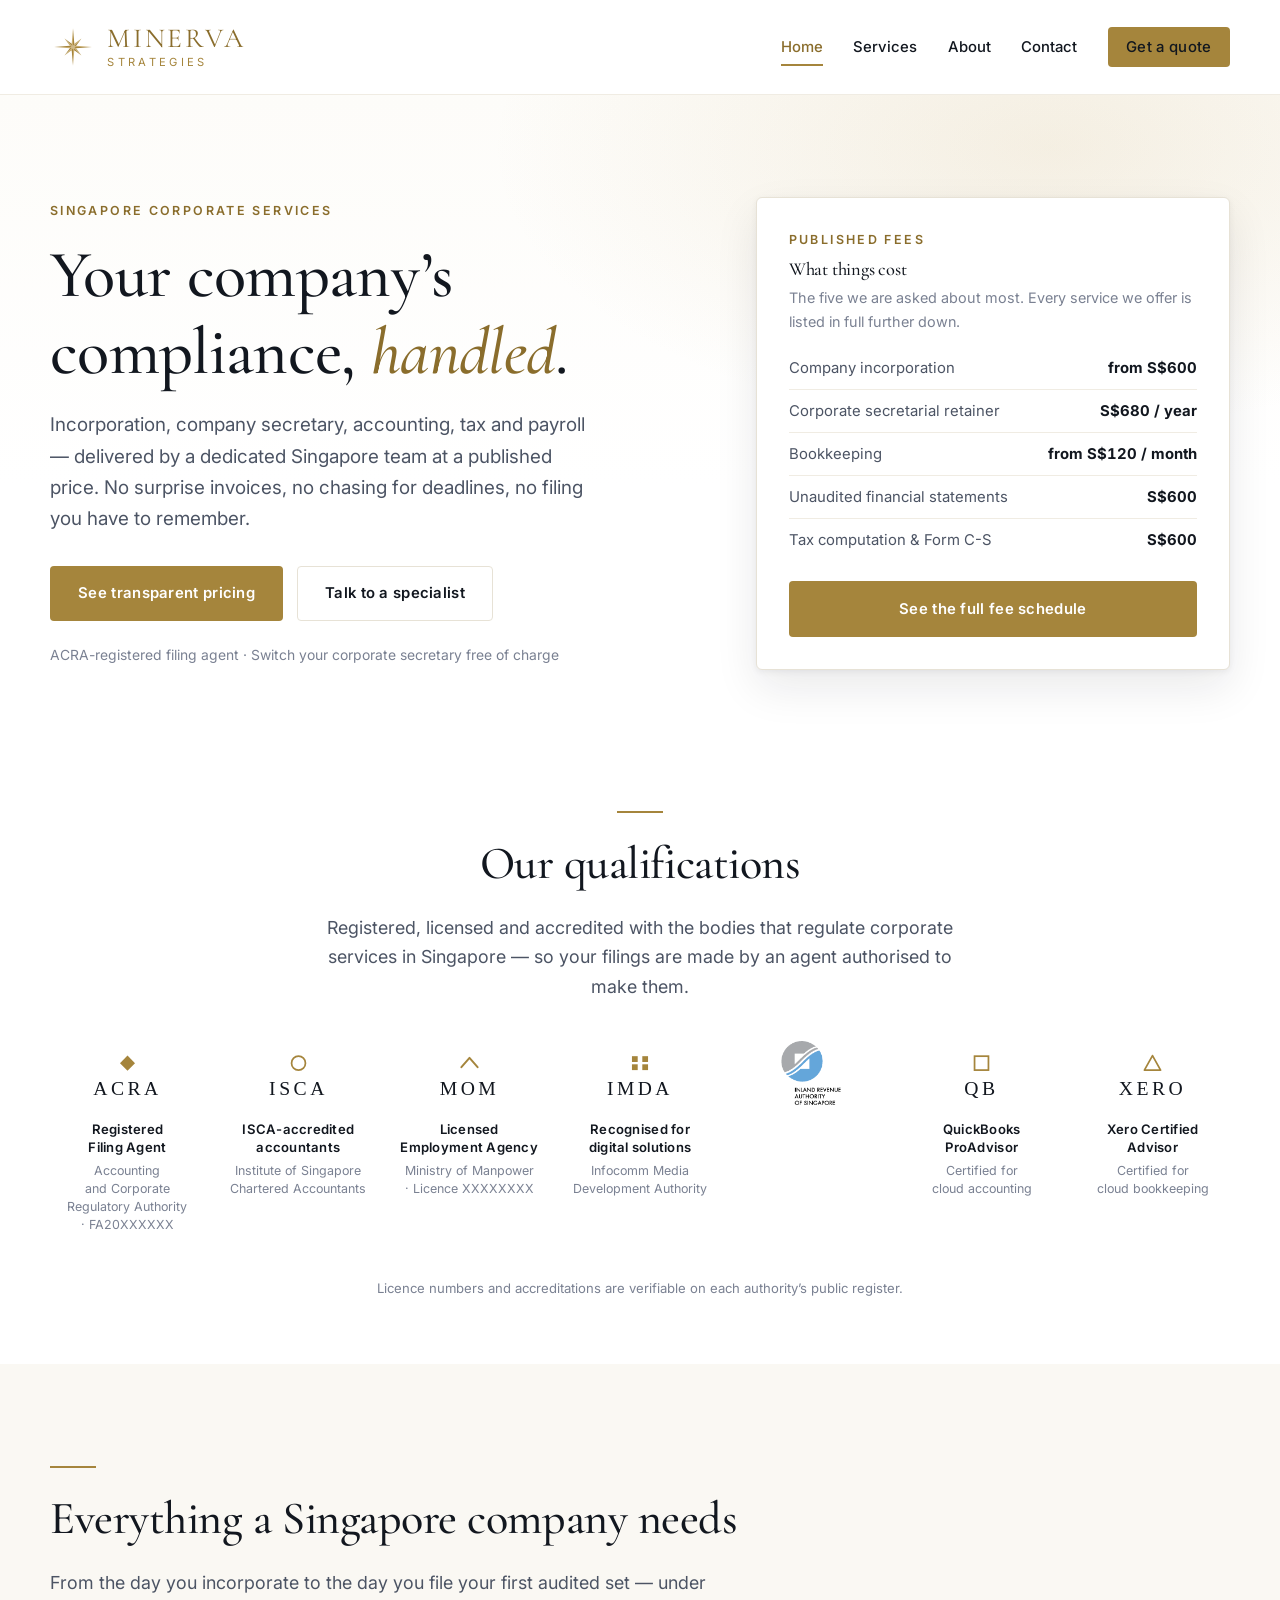
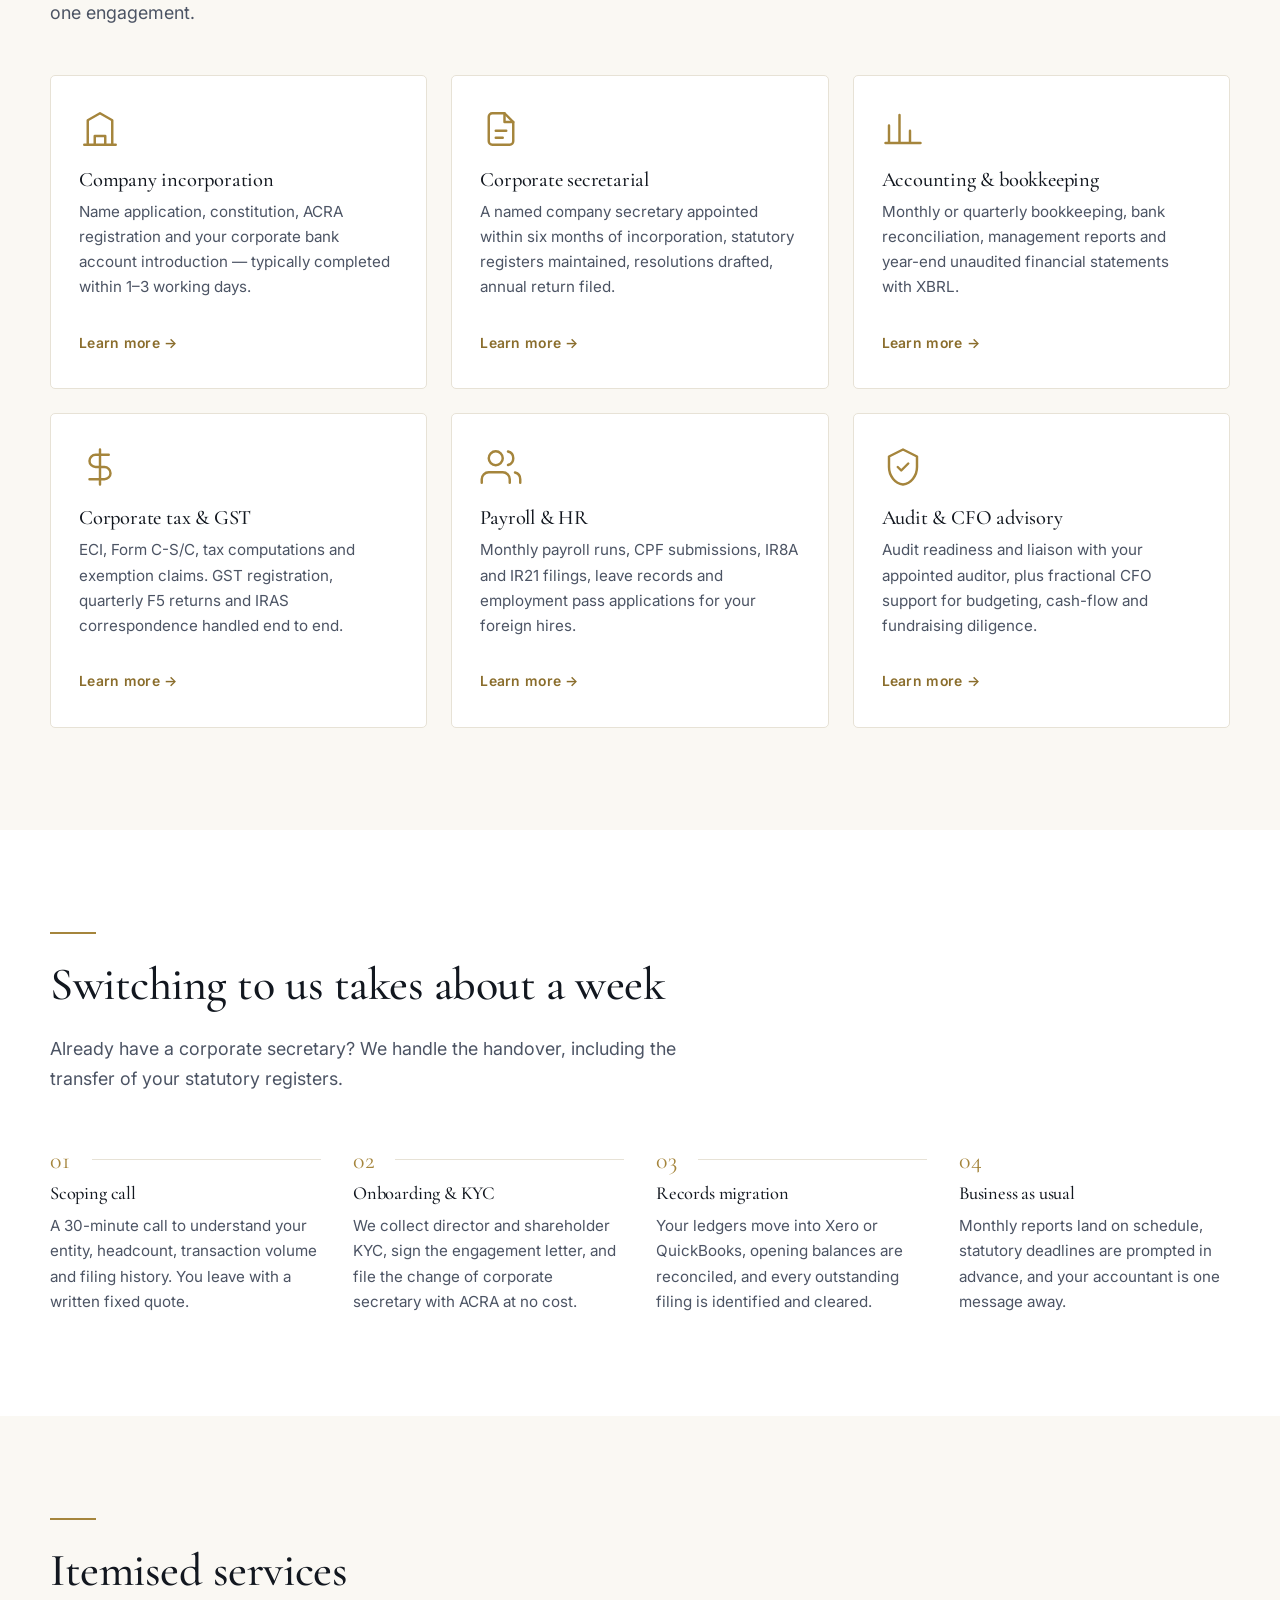
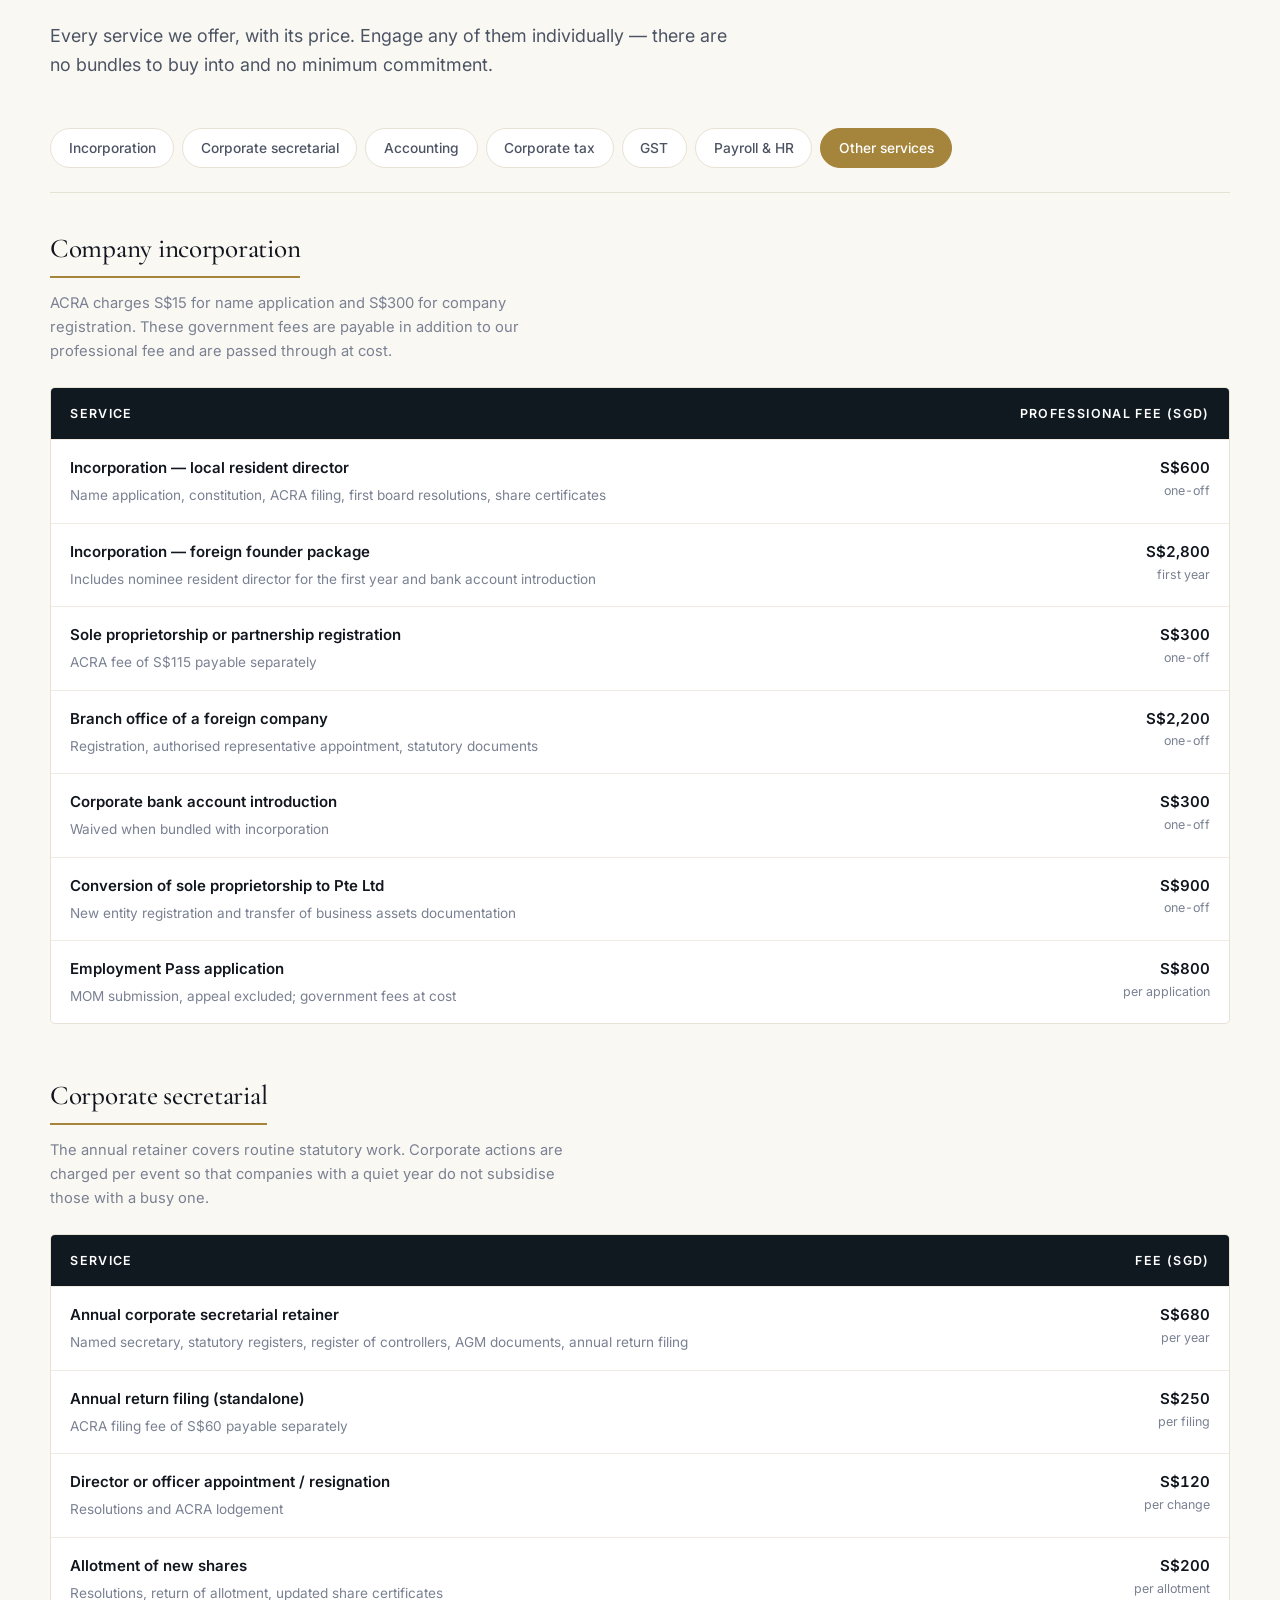
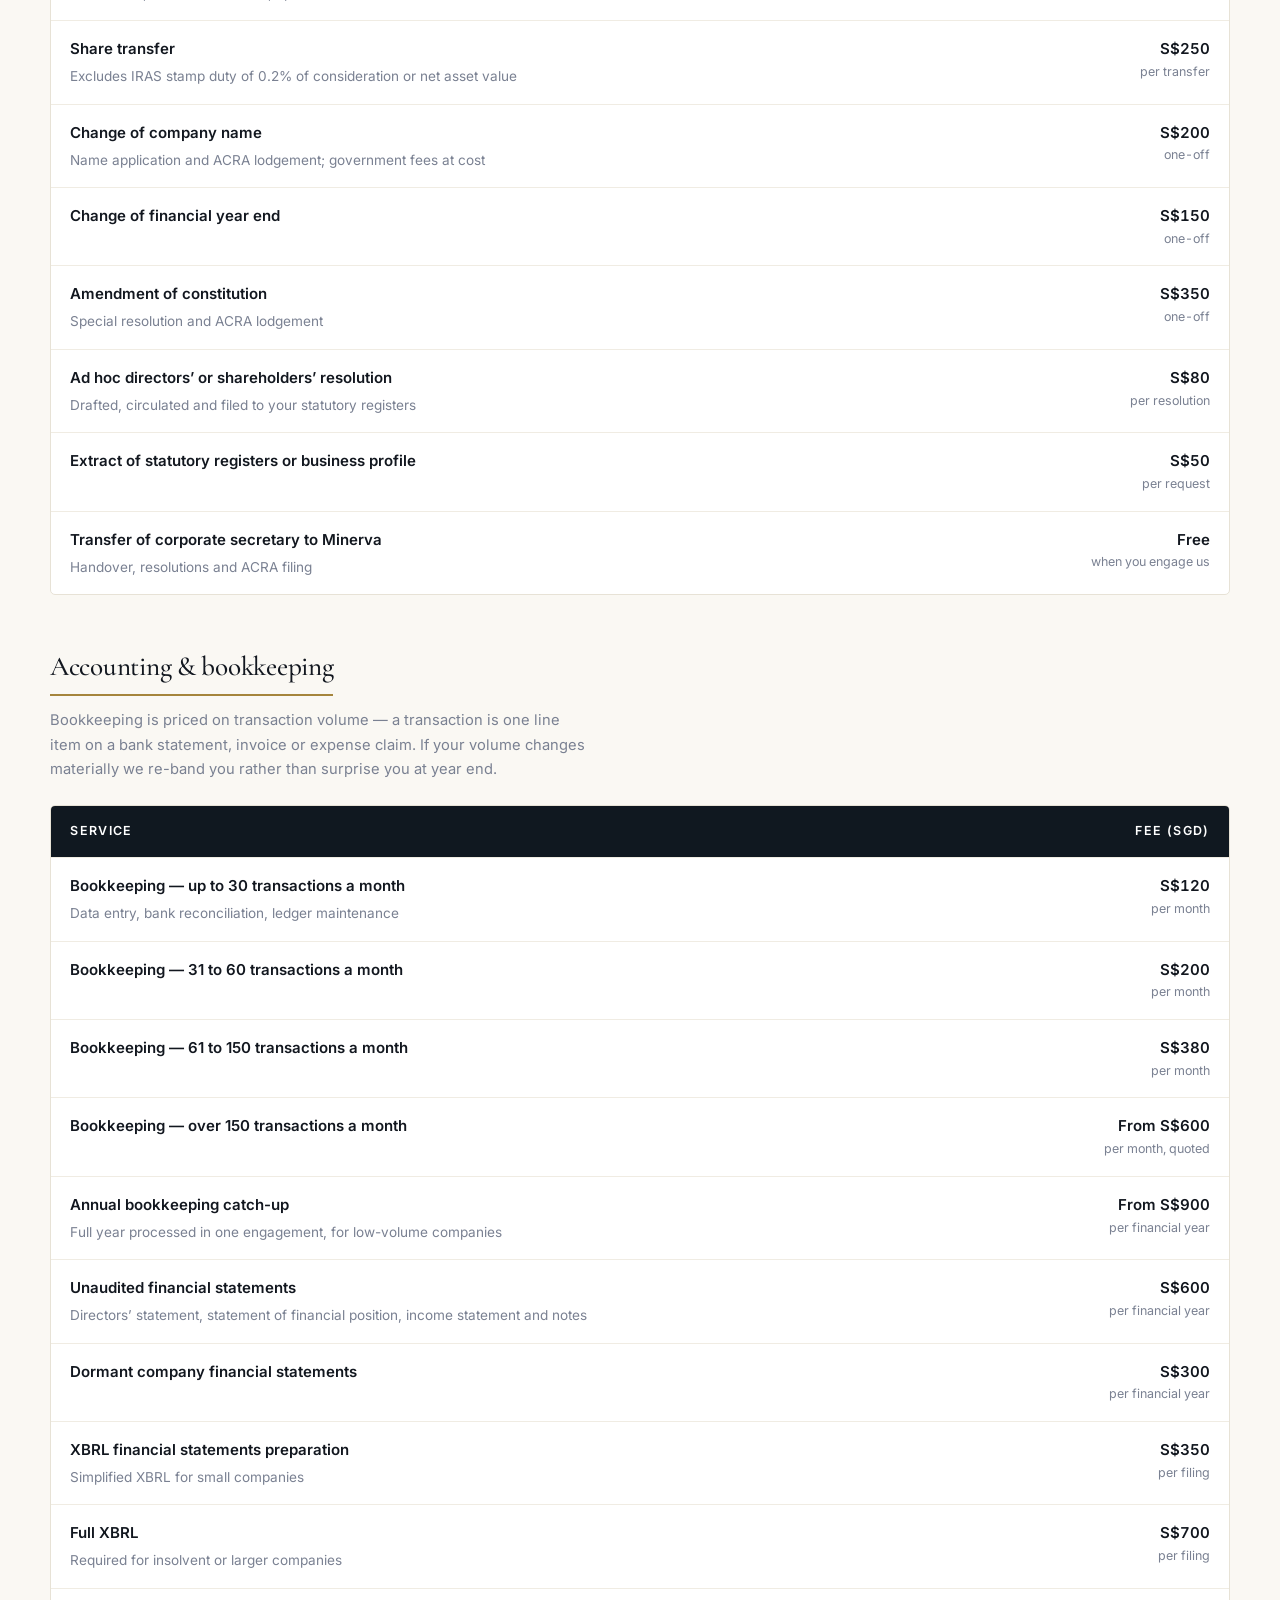
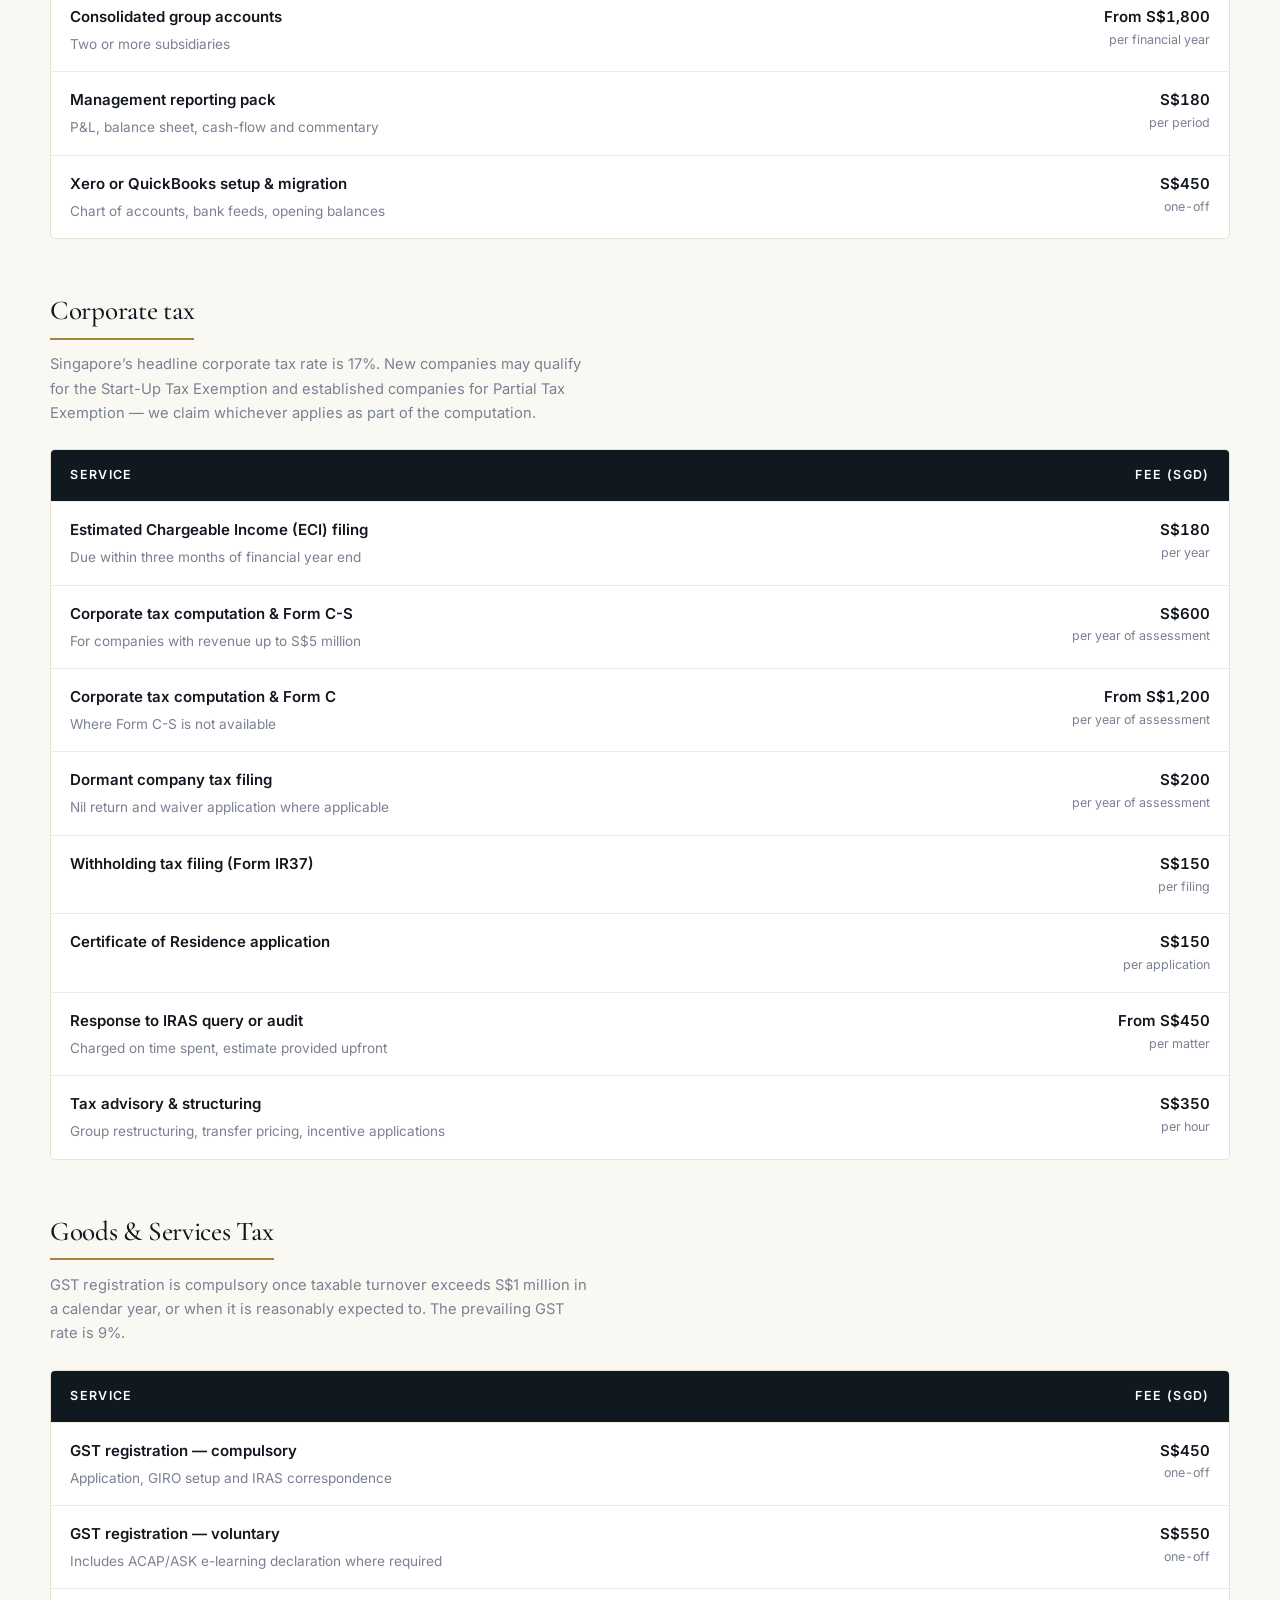
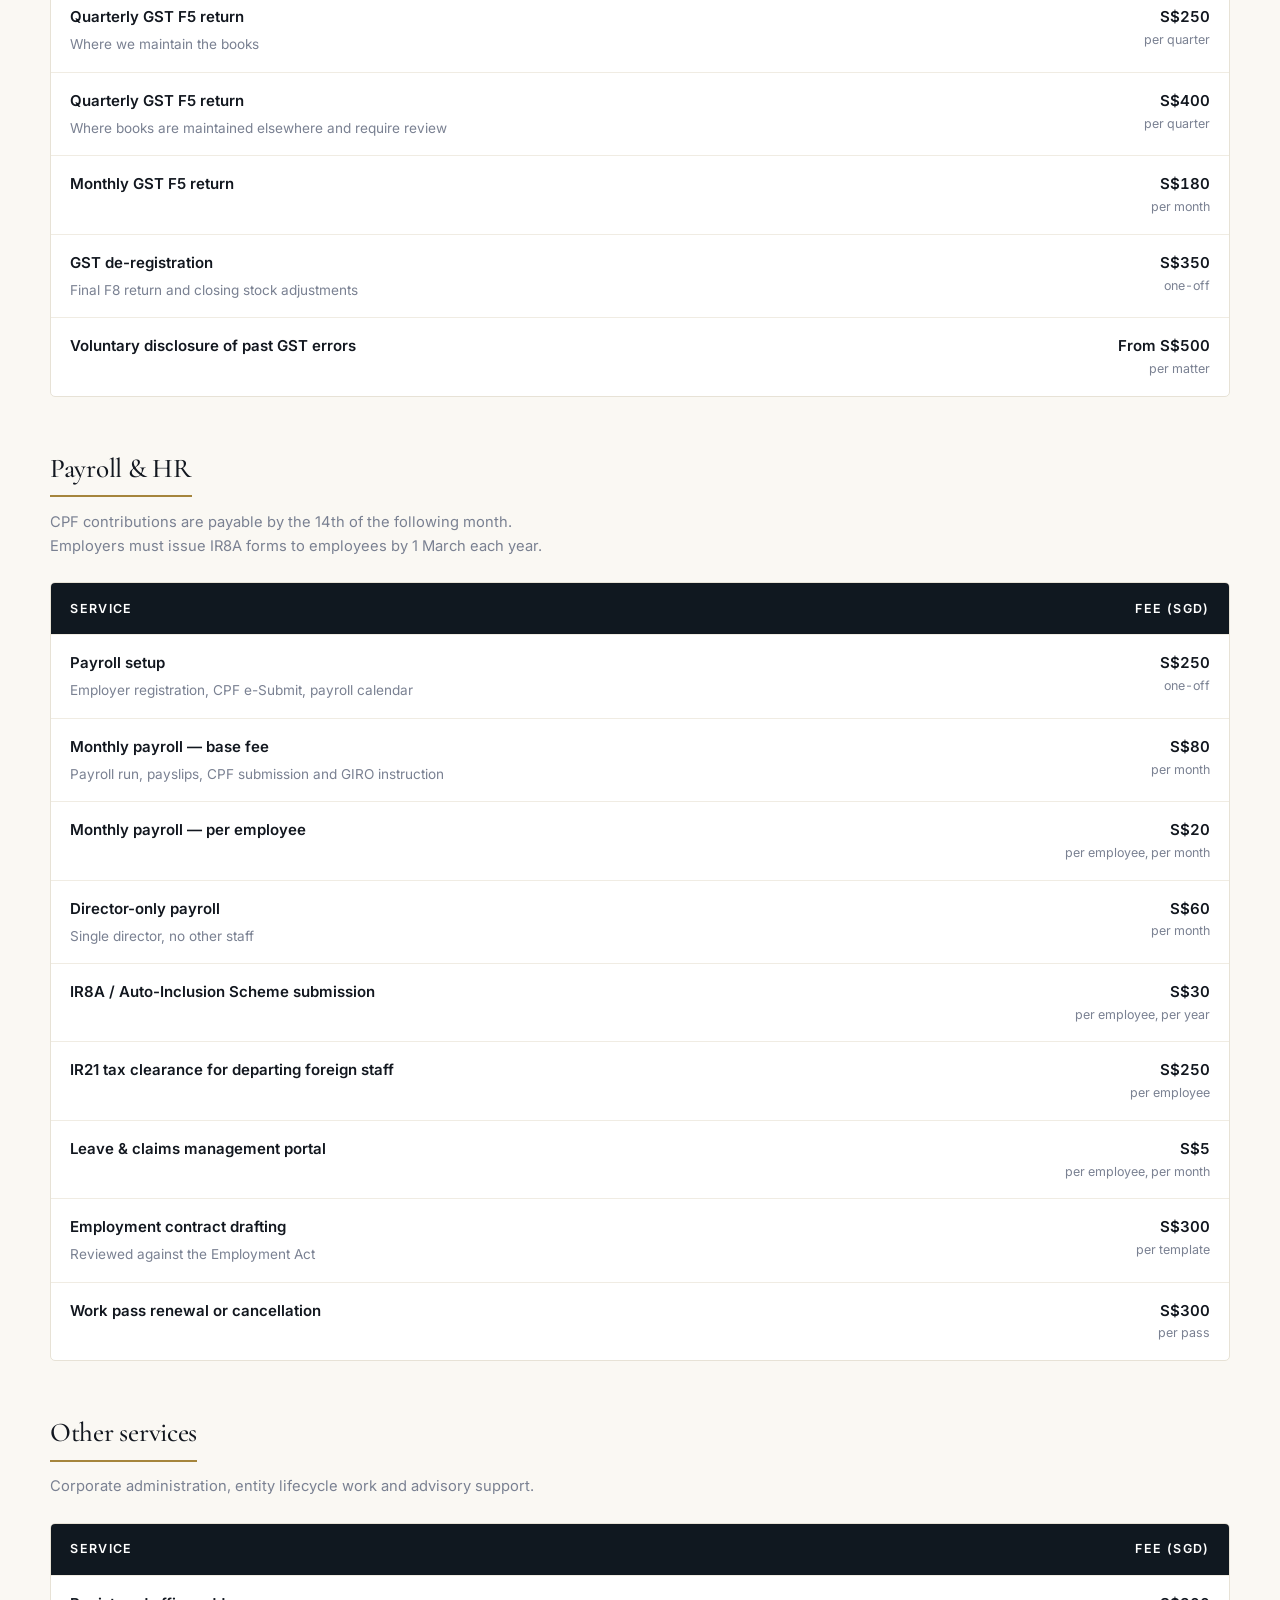
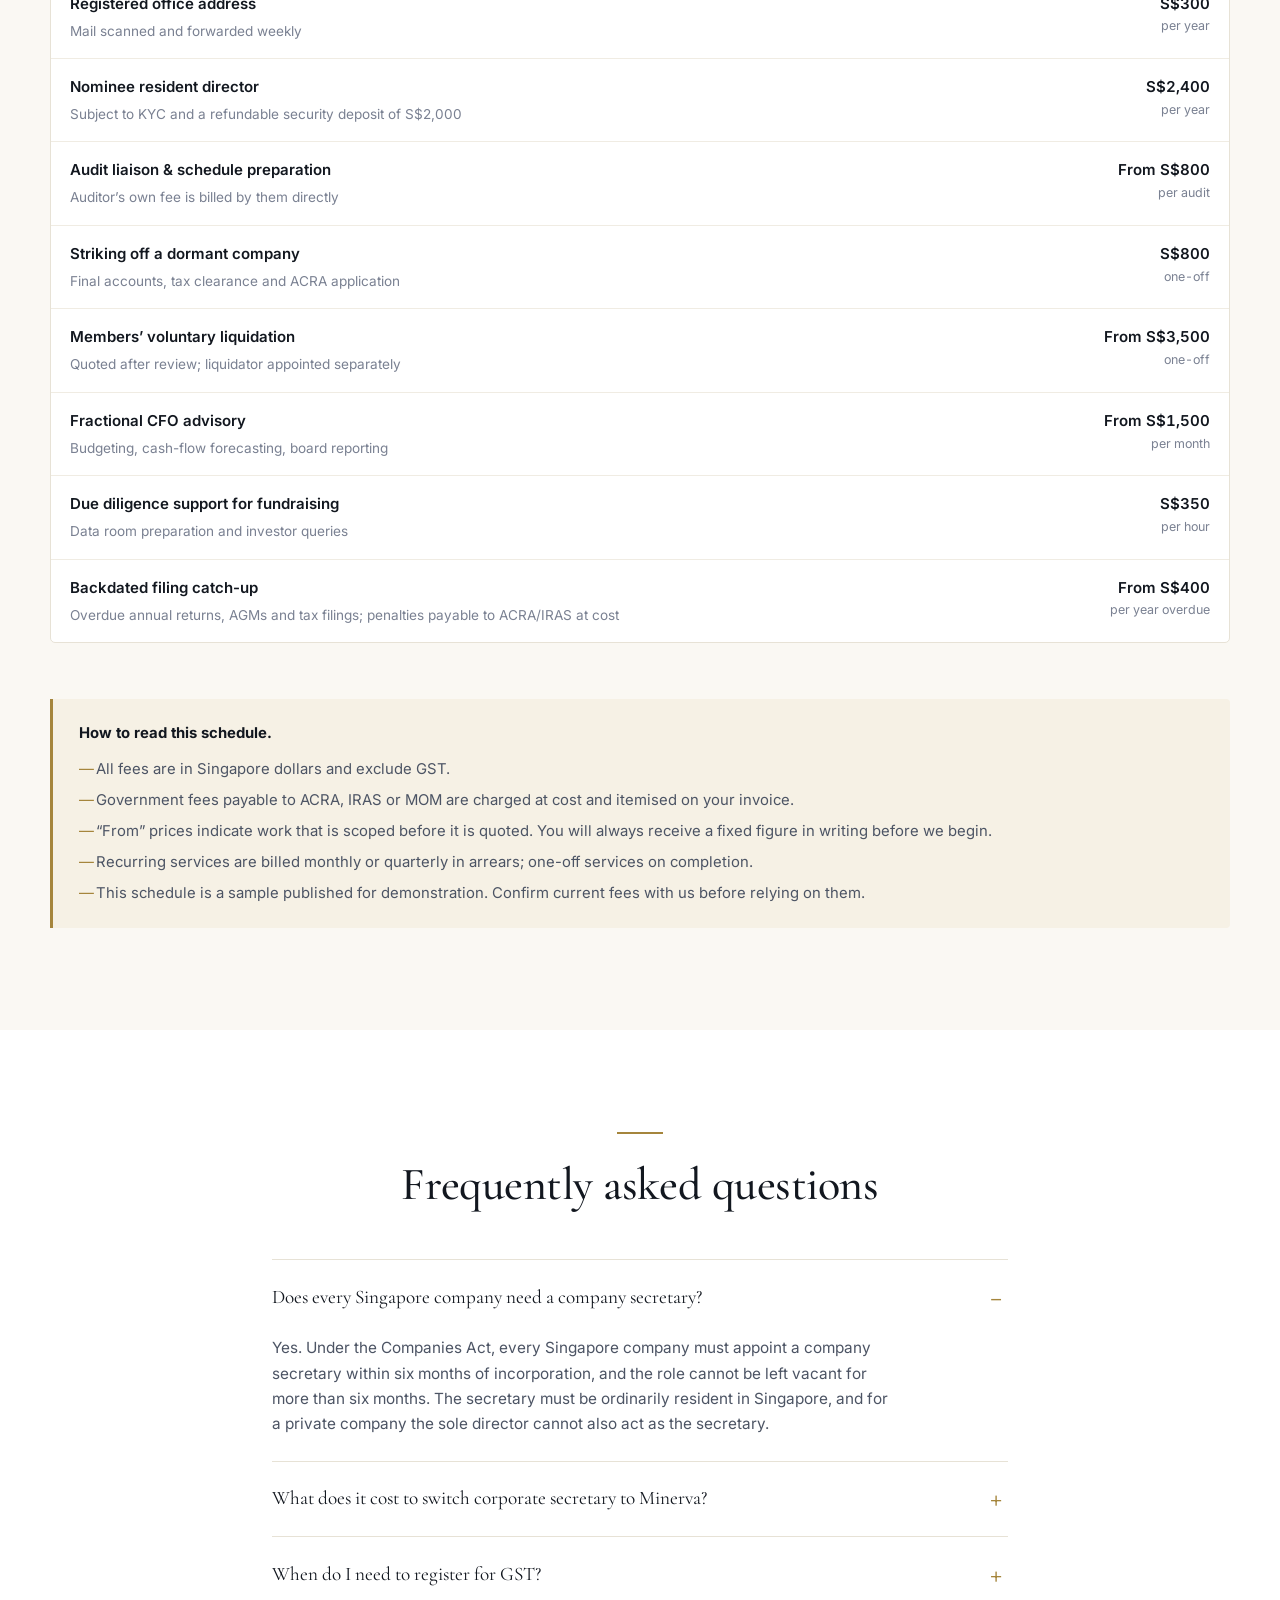
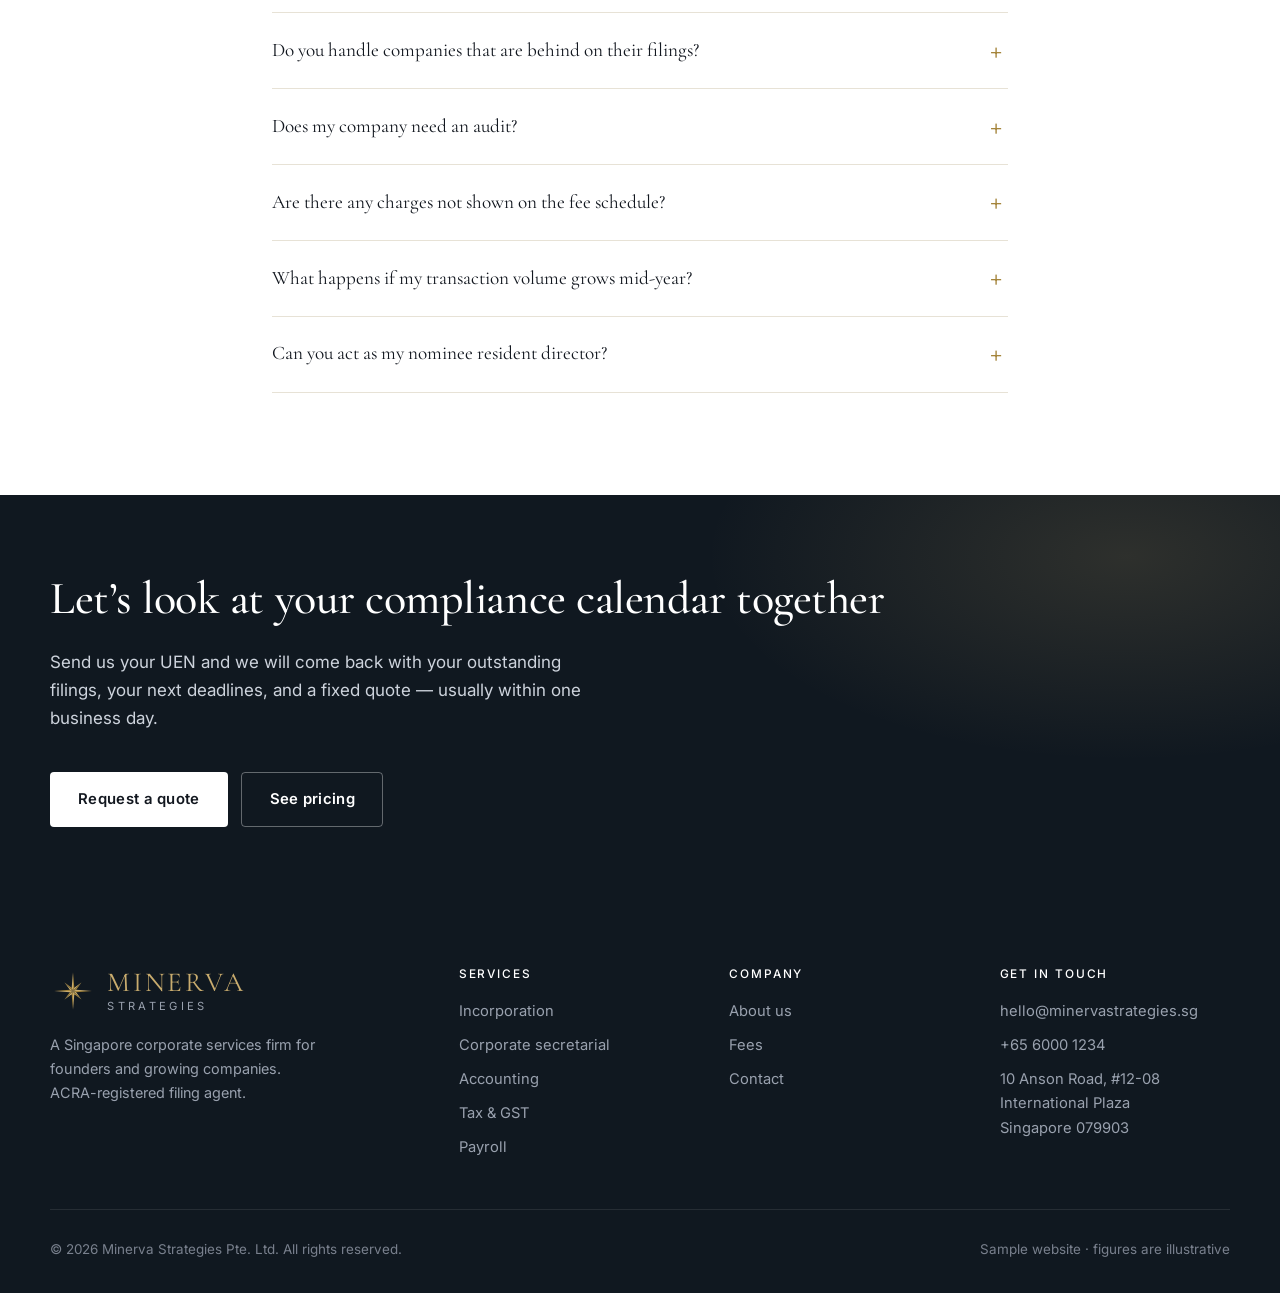
<file: index.html>
<!DOCTYPE html>
<html lang="en-SG">
<head>
<meta charset="utf-8">
<meta name="viewport" content="width=device-width, initial-scale=1">
<title>Minerva Strategies — Corporate Secretarial &amp; Accounting Services in Singapore</title>
<meta name="description" content="Minerva Strategies is a Singapore corporate services firm handling incorporation, company secretary, accounting, tax and payroll for founders and SMEs. Every service individually priced, published in full.">
<link rel="icon" href="assets/img/logo-mark.svg" type="image/svg+xml">
<link rel="preconnect" href="https://fonts.googleapis.com">
<link rel="preconnect" href="https://fonts.gstatic.com" crossorigin>
<link href="https://fonts.googleapis.com/css2?family=Cormorant+Garamond:wght@400;500;600&family=Inter:wght@400;500;600;700&display=swap" rel="stylesheet">
<link rel="stylesheet" href="assets/css/styles.css">
</head>
<body>
<a class="skip-link" href="#main">Skip to content</a>

<header class="site-header">
  <div class="wrap site-header__inner">
    <a class="brand" href="index.html">
      <img class="brand__mark" src="assets/img/logo-mark.svg" alt="">
      <span class="brand__text">
        <span class="brand__name">MINERVA</span>
        <span class="brand__sub">STRATEGIES</span>
      </span>
    </a>
    <button class="nav-toggle" aria-expanded="false" aria-controls="primary-nav" aria-label="Menu"><span class="nav-toggle__bars" aria-hidden="true"><span></span><span></span><span></span></span></button>
    <nav class="nav" id="primary-nav" aria-label="Primary">
      <a href="index.html">Home</a>
      <a href="services.html">Services</a>
      <a href="about.html">About</a>
      <a href="contact.html">Contact</a>
      <a class="btn btn--primary btn--sm header-cta" href="contact.html">Get a quote</a>
    </nav>
  </div>
</header>

<main id="main">

  <!-- ============ HERO ============ -->
  <section class="hero">
    <div class="wrap hero__grid">
      <div>
        <p class="eyebrow">Singapore corporate services</p>
        <h1>Your company&rsquo;s compliance, <em>handled</em>.</h1>
        <p class="lede hero__lede">
          Incorporation, company secretary, accounting, tax and payroll — delivered by a
          dedicated Singapore team at a published price. No surprise invoices, no chasing
          for deadlines, no filing you have to remember.
        </p>
        <div class="hero__actions">
          <a class="btn btn--primary" href="#fees">See transparent pricing</a>
          <a class="btn btn--ghost" href="contact.html">Talk to a specialist</a>
        </div>
        <p class="hero__note">ACRA-registered filing agent &middot; Switch your corporate secretary free of charge</p>
      </div>

      <aside class="hero__panel">
        <p class="eyebrow" style="margin-bottom:.5rem">Published fees</p>
        <h3>What things cost</h3>
        <p style="font-size:.9rem;color:var(--muted)">The five we are asked about most. Every service we offer is listed in full further down.</p>
        <ul class="hero__rates">
          <li><span>Company incorporation</span><strong>from S$600</strong></li>
          <li><span>Corporate secretarial retainer</span><strong>S$680 / year</strong></li>
          <li><span>Bookkeeping</span><strong>from S$120 / month</strong></li>
          <li><span>Unaudited financial statements</span><strong>S$600</strong></li>
          <li><span>Tax computation &amp; Form C-S</span><strong>S$600</strong></li>
        </ul>
        <a class="btn btn--primary btn--block" href="#fees">See the full fee schedule</a>
      </aside>
    </div>
  </section>

  <!-- ============ QUALIFICATIONS ============
       IRAS uses official artwork. The other six marks in
       assets/img/accreditations/ are placeholders - replace each with the
       official logo you are licensed to display, and put your real licence
       numbers in the notes below. -->
  <section class="section section--tight" id="qualifications">
    <div class="wrap">
      <div class="section-head section-head--center" style="margin-bottom:2.5rem">
        <hr class="rule">
        <h2>Our qualifications</h2>
        <p class="lede" style="margin-inline:auto">
          Registered, licensed and accredited with the bodies that regulate corporate
          services in Singapore — so your filings are made by an agent authorised to make them.
        </p>
      </div>

      <div class="quals reveal">
        <div class="qual">
          <span class="qual__mark"><img src="assets/img/accreditations/acra.svg" alt="ACRA"></span>
          <span class="qual__body">
            <span class="qual__name">Registered Filing Agent</span>
            <span class="qual__note">Accounting and Corporate Regulatory Authority &middot; FA20XXXXXX</span>
          </span>
        </div>
        <div class="qual">
          <span class="qual__mark"><img src="assets/img/accreditations/isca.svg" alt="ISCA"></span>
          <span class="qual__body">
            <span class="qual__name">ISCA-accredited accountants</span>
            <span class="qual__note">Institute of Singapore Chartered Accountants</span>
          </span>
        </div>
        <div class="qual">
          <span class="qual__mark"><img src="assets/img/accreditations/mom.svg" alt="Ministry of Manpower"></span>
          <span class="qual__body">
            <span class="qual__name">Licensed Employment Agency</span>
            <span class="qual__note">Ministry of Manpower &middot; Licence XXXXXXXX</span>
          </span>
        </div>
        <div class="qual">
          <span class="qual__mark"><img src="assets/img/accreditations/imda.svg" alt="IMDA"></span>
          <span class="qual__body">
            <span class="qual__name">Recognised for digital solutions</span>
            <span class="qual__note">Infocomm Media Development Authority</span>
          </span>
        </div>
        <div class="qual">
          <span class="qual__mark"><img src="assets/img/accreditations/iras-logo-86x94.png" alt="Inland Revenue Authority of Singapore"></span>
        </div>
        <div class="qual">
          <span class="qual__mark"><img src="assets/img/accreditations/quickbooks.svg" alt="QuickBooks"></span>
          <span class="qual__body">
            <span class="qual__name">QuickBooks ProAdvisor</span>
            <span class="qual__note">Certified for cloud accounting</span>
          </span>
        </div>
        <div class="qual">
          <span class="qual__mark"><img src="assets/img/accreditations/xero.svg" alt="Xero"></span>
          <span class="qual__body">
            <span class="qual__name">Xero Certified Advisor</span>
            <span class="qual__note">Certified for cloud bookkeeping</span>
          </span>
        </div>
      </div>

      <p class="quals__footnote">Licence numbers and accreditations are verifiable on each authority&rsquo;s public register.</p>
    </div>
  </section>

  <!-- ============ SERVICES ============ -->
  <section class="section section--alt">
    <div class="wrap">
      <div class="section-head">
        <hr class="rule">
        <h2>Everything a Singapore company needs</h2>
        <p class="lede">From the day you incorporate to the day you file your first audited set — under one engagement.</p>
      </div>

      <div class="grid grid-3 reveal">
        <article class="card">
          <div class="card__icon"><svg viewBox="0 0 24 24" stroke-linecap="round" stroke-linejoin="round"><path d="M3 21h18M5 21V7l7-4 7 4v14M9 21v-5h6v5"/></svg></div>
          <h3>Company incorporation</h3>
          <p>Name application, constitution, ACRA registration and your corporate bank account introduction — typically completed within 1&ndash;3 working days.</p>
          <a class="card__link" href="services.html#incorporation">Learn more</a>
        </article>

        <article class="card">
          <div class="card__icon"><svg viewBox="0 0 24 24" stroke-linecap="round" stroke-linejoin="round"><path d="M14 3H7a2 2 0 0 0-2 2v14a2 2 0 0 0 2 2h10a2 2 0 0 0 2-2V8z"/><path d="M14 3v5h5M9 13h6M9 17h4"/></svg></div>
          <h3>Corporate secretarial</h3>
          <p>A named company secretary appointed within six months of incorporation, statutory registers maintained, resolutions drafted, annual return filed.</p>
          <a class="card__link" href="services.html#secretarial">Learn more</a>
        </article>

        <article class="card">
          <div class="card__icon"><svg viewBox="0 0 24 24" stroke-linecap="round" stroke-linejoin="round"><path d="M4 20V10M10 20V4M16 20v-7M22 20H2"/></svg></div>
          <h3>Accounting &amp; bookkeeping</h3>
          <p>Monthly or quarterly bookkeeping, bank reconciliation, management reports and year-end unaudited financial statements with XBRL.</p>
          <a class="card__link" href="services.html#accounting">Learn more</a>
        </article>

        <article class="card">
          <div class="card__icon"><svg viewBox="0 0 24 24" stroke-linecap="round" stroke-linejoin="round"><path d="M12 2v20M17 5H9.5a3.5 3.5 0 0 0 0 7h5a3.5 3.5 0 0 1 0 7H6"/></svg></div>
          <h3>Corporate tax &amp; GST</h3>
          <p>ECI, Form C-S/C, tax computations and exemption claims. GST registration, quarterly F5 returns and IRAS correspondence handled end to end.</p>
          <a class="card__link" href="services.html#tax">Learn more</a>
        </article>

        <article class="card">
          <div class="card__icon"><svg viewBox="0 0 24 24" stroke-linecap="round" stroke-linejoin="round"><path d="M17 21v-2a4 4 0 0 0-4-4H5a4 4 0 0 0-4 4v2"/><circle cx="9" cy="7" r="4"/><path d="M23 21v-2a4 4 0 0 0-3-3.87M16 3.13a4 4 0 0 1 0 7.75"/></svg></div>
          <h3>Payroll &amp; HR</h3>
          <p>Monthly payroll runs, CPF submissions, IR8A and IR21 filings, leave records and employment pass applications for your foreign hires.</p>
          <a class="card__link" href="services.html#payroll">Learn more</a>
        </article>

        <article class="card">
          <div class="card__icon"><svg viewBox="0 0 24 24" stroke-linecap="round" stroke-linejoin="round"><path d="M12 2 4 6v6c0 5 3.4 9.4 8 10 4.6-.6 8-5 8-10V6z"/><path d="m9 12 2 2 4-4"/></svg></div>
          <h3>Audit &amp; CFO advisory</h3>
          <p>Audit readiness and liaison with your appointed auditor, plus fractional CFO support for budgeting, cash-flow and fundraising diligence.</p>
          <a class="card__link" href="services.html#advisory">Learn more</a>
        </article>
      </div>
    </div>
  </section>

  <!-- ============ HOW IT WORKS ============ -->
  <section class="section">
    <div class="wrap">
      <div class="section-head">
        <hr class="rule">
        <h2>Switching to us takes about a week</h2>
        <p class="lede">Already have a corporate secretary? We handle the handover, including the transfer of your statutory registers.</p>
      </div>
      <div class="steps reveal">
        <div class="step">
          <h3>Scoping call</h3>
          <p>A 30-minute call to understand your entity, headcount, transaction volume and filing history. You leave with a written fixed quote.</p>
        </div>
        <div class="step">
          <h3>Onboarding &amp; KYC</h3>
          <p>We collect director and shareholder KYC, sign the engagement letter, and file the change of corporate secretary with ACRA at no cost.</p>
        </div>
        <div class="step">
          <h3>Records migration</h3>
          <p>Your ledgers move into Xero or QuickBooks, opening balances are reconciled, and every outstanding filing is identified and cleared.</p>
        </div>
        <div class="step">
          <h3>Business as usual</h3>
          <p>Monthly reports land on schedule, statutory deadlines are prompted in advance, and your accountant is one message away.</p>
        </div>
      </div>
    </div>
  </section>

  <section class="section section--alt" id="fees">
    <div class="wrap">
      <div class="section-head">
        <hr class="rule">
        <h2>Itemised services</h2>
        <p class="lede">Every service we offer, with its price. Engage any of them individually — there are no bundles to buy into and no minimum commitment.</p>
      </div>

      <div class="fee-nav">
        <button type="button" data-target="fees-incorporation" class="is-active">Incorporation</button>
        <button type="button" data-target="fees-secretarial">Corporate secretarial</button>
        <button type="button" data-target="fees-accounting">Accounting</button>
        <button type="button" data-target="fees-tax">Corporate tax</button>
        <button type="button" data-target="fees-gst">GST</button>
        <button type="button" data-target="fees-payroll">Payroll &amp; HR</button>
        <button type="button" data-target="fees-other">Other services</button>
      </div>

      <!-- Incorporation -->
      <div class="fee-block" id="fees-incorporation">
        <h3>Company incorporation</h3>
        <p class="fee-block__note">ACRA charges S$15 for name application and S$300 for company registration. These government fees are payable in addition to our professional fee and are passed through at cost.</p>
        <div class="table-scroll">
          <table class="fees">
            <thead><tr><th>Service</th><th>Professional fee (SGD)</th></tr></thead>
            <tbody>
              <tr><td class="svc">Incorporation — local resident director<span class="desc">Name application, constitution, ACRA filing, first board resolutions, share certificates</span></td><td class="amt">S$600<small>one-off</small></td></tr>
              <tr><td class="svc">Incorporation — foreign founder package<span class="desc">Includes nominee resident director for the first year and bank account introduction</span></td><td class="amt">S$2,800<small>first year</small></td></tr>
              <tr><td class="svc">Sole proprietorship or partnership registration<span class="desc">ACRA fee of S$115 payable separately</span></td><td class="amt">S$300<small>one-off</small></td></tr>
              <tr><td class="svc">Branch office of a foreign company<span class="desc">Registration, authorised representative appointment, statutory documents</span></td><td class="amt">S$2,200<small>one-off</small></td></tr>
              <tr><td class="svc">Corporate bank account introduction<span class="desc">Waived when bundled with incorporation</span></td><td class="amt">S$300<small>one-off</small></td></tr>
              <tr><td class="svc">Conversion of sole proprietorship to Pte Ltd<span class="desc">New entity registration and transfer of business assets documentation</span></td><td class="amt">S$900<small>one-off</small></td></tr>
              <tr><td class="svc">Employment Pass application<span class="desc">MOM submission, appeal excluded; government fees at cost</span></td><td class="amt">S$800<small>per application</small></td></tr>
            </tbody>
          </table>
        </div>
      </div>

      <!-- Corporate secretarial -->
      <div class="fee-block" id="fees-secretarial">
        <h3>Corporate secretarial</h3>
        <p class="fee-block__note">The annual retainer covers routine statutory work. Corporate actions are charged per event so that companies with a quiet year do not subsidise those with a busy one.</p>
        <div class="table-scroll">
          <table class="fees">
            <thead><tr><th>Service</th><th>Fee (SGD)</th></tr></thead>
            <tbody>
              <tr><td class="svc">Annual corporate secretarial retainer<span class="desc">Named secretary, statutory registers, register of controllers, AGM documents, annual return filing</span></td><td class="amt">S$680<small>per year</small></td></tr>
              <tr><td class="svc">Annual return filing (standalone)<span class="desc">ACRA filing fee of S$60 payable separately</span></td><td class="amt">S$250<small>per filing</small></td></tr>
              <tr><td class="svc">Director or officer appointment / resignation<span class="desc">Resolutions and ACRA lodgement</span></td><td class="amt">S$120<small>per change</small></td></tr>
              <tr><td class="svc">Allotment of new shares<span class="desc">Resolutions, return of allotment, updated share certificates</span></td><td class="amt">S$200<small>per allotment</small></td></tr>
              <tr><td class="svc">Share transfer<span class="desc">Excludes IRAS stamp duty of 0.2% of consideration or net asset value</span></td><td class="amt">S$250<small>per transfer</small></td></tr>
              <tr><td class="svc">Change of company name<span class="desc">Name application and ACRA lodgement; government fees at cost</span></td><td class="amt">S$200<small>one-off</small></td></tr>
              <tr><td class="svc">Change of financial year end</td><td class="amt">S$150<small>one-off</small></td></tr>
              <tr><td class="svc">Amendment of constitution<span class="desc">Special resolution and ACRA lodgement</span></td><td class="amt">S$350<small>one-off</small></td></tr>
              <tr><td class="svc">Ad hoc directors&rsquo; or shareholders&rsquo; resolution<span class="desc">Drafted, circulated and filed to your statutory registers</span></td><td class="amt">S$80<small>per resolution</small></td></tr>
              <tr><td class="svc">Extract of statutory registers or business profile</td><td class="amt">S$50<small>per request</small></td></tr>
              <tr><td class="svc">Transfer of corporate secretary to Minerva<span class="desc">Handover, resolutions and ACRA filing</span></td><td class="amt">Free<small>when you engage us</small></td></tr>
            </tbody>
          </table>
        </div>
      </div>

      <!-- Accounting -->
      <div class="fee-block" id="fees-accounting">
        <h3>Accounting &amp; bookkeeping</h3>
        <p class="fee-block__note">Bookkeeping is priced on transaction volume — a transaction is one line item on a bank statement, invoice or expense claim. If your volume changes materially we re-band you rather than surprise you at year end.</p>
        <div class="table-scroll">
          <table class="fees">
            <thead><tr><th>Service</th><th>Fee (SGD)</th></tr></thead>
            <tbody>
              <tr><td class="svc">Bookkeeping — up to 30 transactions a month<span class="desc">Data entry, bank reconciliation, ledger maintenance</span></td><td class="amt">S$120<small>per month</small></td></tr>
              <tr><td class="svc">Bookkeeping — 31 to 60 transactions a month</td><td class="amt">S$200<small>per month</small></td></tr>
              <tr><td class="svc">Bookkeeping — 61 to 150 transactions a month</td><td class="amt">S$380<small>per month</small></td></tr>
              <tr><td class="svc">Bookkeeping — over 150 transactions a month</td><td class="amt">From S$600<small>per month, quoted</small></td></tr>
              <tr><td class="svc">Annual bookkeeping catch-up<span class="desc">Full year processed in one engagement, for low-volume companies</span></td><td class="amt">From S$900<small>per financial year</small></td></tr>
              <tr><td class="svc">Unaudited financial statements<span class="desc">Directors&rsquo; statement, statement of financial position, income statement and notes</span></td><td class="amt">S$600<small>per financial year</small></td></tr>
              <tr><td class="svc">Dormant company financial statements</td><td class="amt">S$300<small>per financial year</small></td></tr>
              <tr><td class="svc">XBRL financial statements preparation<span class="desc">Simplified XBRL for small companies</span></td><td class="amt">S$350<small>per filing</small></td></tr>
              <tr><td class="svc">Full XBRL<span class="desc">Required for insolvent or larger companies</span></td><td class="amt">S$700<small>per filing</small></td></tr>
              <tr><td class="svc">Consolidated group accounts<span class="desc">Two or more subsidiaries</span></td><td class="amt">From S$1,800<small>per financial year</small></td></tr>
              <tr><td class="svc">Management reporting pack<span class="desc">P&amp;L, balance sheet, cash-flow and commentary</span></td><td class="amt">S$180<small>per period</small></td></tr>
              <tr><td class="svc">Xero or QuickBooks setup &amp; migration<span class="desc">Chart of accounts, bank feeds, opening balances</span></td><td class="amt">S$450<small>one-off</small></td></tr>
            </tbody>
          </table>
        </div>
      </div>

      <!-- Corporate tax -->
      <div class="fee-block" id="fees-tax">
        <h3>Corporate tax</h3>
        <p class="fee-block__note">Singapore&rsquo;s headline corporate tax rate is 17%. New companies may qualify for the Start-Up Tax Exemption and established companies for Partial Tax Exemption — we claim whichever applies as part of the computation.</p>
        <div class="table-scroll">
          <table class="fees">
            <thead><tr><th>Service</th><th>Fee (SGD)</th></tr></thead>
            <tbody>
              <tr><td class="svc">Estimated Chargeable Income (ECI) filing<span class="desc">Due within three months of financial year end</span></td><td class="amt">S$180<small>per year</small></td></tr>
              <tr><td class="svc">Corporate tax computation &amp; Form C-S<span class="desc">For companies with revenue up to S$5 million</span></td><td class="amt">S$600<small>per year of assessment</small></td></tr>
              <tr><td class="svc">Corporate tax computation &amp; Form C<span class="desc">Where Form C-S is not available</span></td><td class="amt">From S$1,200<small>per year of assessment</small></td></tr>
              <tr><td class="svc">Dormant company tax filing<span class="desc">Nil return and waiver application where applicable</span></td><td class="amt">S$200<small>per year of assessment</small></td></tr>
              <tr><td class="svc">Withholding tax filing (Form IR37)</td><td class="amt">S$150<small>per filing</small></td></tr>
              <tr><td class="svc">Certificate of Residence application</td><td class="amt">S$150<small>per application</small></td></tr>
              <tr><td class="svc">Response to IRAS query or audit<span class="desc">Charged on time spent, estimate provided upfront</span></td><td class="amt">From S$450<small>per matter</small></td></tr>
              <tr><td class="svc">Tax advisory &amp; structuring<span class="desc">Group restructuring, transfer pricing, incentive applications</span></td><td class="amt">S$350<small>per hour</small></td></tr>
            </tbody>
          </table>
        </div>
      </div>

      <!-- GST -->
      <div class="fee-block" id="fees-gst">
        <h3>Goods &amp; Services Tax</h3>
        <p class="fee-block__note">GST registration is compulsory once taxable turnover exceeds S$1 million in a calendar year, or when it is reasonably expected to. The prevailing GST rate is 9%.</p>
        <div class="table-scroll">
          <table class="fees">
            <thead><tr><th>Service</th><th>Fee (SGD)</th></tr></thead>
            <tbody>
              <tr><td class="svc">GST registration — compulsory<span class="desc">Application, GIRO setup and IRAS correspondence</span></td><td class="amt">S$450<small>one-off</small></td></tr>
              <tr><td class="svc">GST registration — voluntary<span class="desc">Includes ACAP/ASK e-learning declaration where required</span></td><td class="amt">S$550<small>one-off</small></td></tr>
              <tr><td class="svc">Quarterly GST F5 return<span class="desc">Where we maintain the books</span></td><td class="amt">S$250<small>per quarter</small></td></tr>
              <tr><td class="svc">Quarterly GST F5 return<span class="desc">Where books are maintained elsewhere and require review</span></td><td class="amt">S$400<small>per quarter</small></td></tr>
              <tr><td class="svc">Monthly GST F5 return</td><td class="amt">S$180<small>per month</small></td></tr>
              <tr><td class="svc">GST de-registration<span class="desc">Final F8 return and closing stock adjustments</span></td><td class="amt">S$350<small>one-off</small></td></tr>
              <tr><td class="svc">Voluntary disclosure of past GST errors</td><td class="amt">From S$500<small>per matter</small></td></tr>
            </tbody>
          </table>
        </div>
      </div>

      <!-- Payroll -->
      <div class="fee-block" id="fees-payroll">
        <h3>Payroll &amp; HR</h3>
        <p class="fee-block__note">CPF contributions are payable by the 14th of the following month. Employers must issue IR8A forms to employees by 1 March each year.</p>
        <div class="table-scroll">
          <table class="fees">
            <thead><tr><th>Service</th><th>Fee (SGD)</th></tr></thead>
            <tbody>
              <tr><td class="svc">Payroll setup<span class="desc">Employer registration, CPF e-Submit, payroll calendar</span></td><td class="amt">S$250<small>one-off</small></td></tr>
              <tr><td class="svc">Monthly payroll — base fee<span class="desc">Payroll run, payslips, CPF submission and GIRO instruction</span></td><td class="amt">S$80<small>per month</small></td></tr>
              <tr><td class="svc">Monthly payroll — per employee</td><td class="amt">S$20<small>per employee, per month</small></td></tr>
              <tr><td class="svc">Director-only payroll<span class="desc">Single director, no other staff</span></td><td class="amt">S$60<small>per month</small></td></tr>
              <tr><td class="svc">IR8A / Auto-Inclusion Scheme submission</td><td class="amt">S$30<small>per employee, per year</small></td></tr>
              <tr><td class="svc">IR21 tax clearance for departing foreign staff</td><td class="amt">S$250<small>per employee</small></td></tr>
              <tr><td class="svc">Leave &amp; claims management portal</td><td class="amt">S$5<small>per employee, per month</small></td></tr>
              <tr><td class="svc">Employment contract drafting<span class="desc">Reviewed against the Employment Act</span></td><td class="amt">S$300<small>per template</small></td></tr>
              <tr><td class="svc">Work pass renewal or cancellation</td><td class="amt">S$300<small>per pass</small></td></tr>
            </tbody>
          </table>
        </div>
      </div>

      <!-- Other -->
      <div class="fee-block" id="fees-other">
        <h3>Other services</h3>
        <p class="fee-block__note">Corporate administration, entity lifecycle work and advisory support.</p>
        <div class="table-scroll">
          <table class="fees">
            <thead><tr><th>Service</th><th>Fee (SGD)</th></tr></thead>
            <tbody>
              <tr><td class="svc">Registered office address<span class="desc">Mail scanned and forwarded weekly</span></td><td class="amt">S$300<small>per year</small></td></tr>
              <tr><td class="svc">Nominee resident director<span class="desc">Subject to KYC and a refundable security deposit of S$2,000</span></td><td class="amt">S$2,400<small>per year</small></td></tr>
              <tr><td class="svc">Audit liaison &amp; schedule preparation<span class="desc">Auditor&rsquo;s own fee is billed by them directly</span></td><td class="amt">From S$800<small>per audit</small></td></tr>
              <tr><td class="svc">Striking off a dormant company<span class="desc">Final accounts, tax clearance and ACRA application</span></td><td class="amt">S$800<small>one-off</small></td></tr>
              <tr><td class="svc">Members&rsquo; voluntary liquidation<span class="desc">Quoted after review; liquidator appointed separately</span></td><td class="amt">From S$3,500<small>one-off</small></td></tr>
              <tr><td class="svc">Fractional CFO advisory<span class="desc">Budgeting, cash-flow forecasting, board reporting</span></td><td class="amt">From S$1,500<small>per month</small></td></tr>
              <tr><td class="svc">Due diligence support for fundraising<span class="desc">Data room preparation and investor queries</span></td><td class="amt">S$350<small>per hour</small></td></tr>
              <tr><td class="svc">Backdated filing catch-up<span class="desc">Overdue annual returns, AGMs and tax filings; penalties payable to ACRA/IRAS at cost</span></td><td class="amt">From S$400<small>per year overdue</small></td></tr>
            </tbody>
          </table>
        </div>
      </div>

      <div class="callout">
        <strong>How to read this schedule.</strong>
        <ul>
          <li>All fees are in Singapore dollars and exclude GST.</li>
          <li>Government fees payable to ACRA, IRAS or MOM are charged at cost and itemised on your invoice.</li>
          <li>&ldquo;From&rdquo; prices indicate work that is scoped before it is quoted. You will always receive a fixed figure in writing before we begin.</li>
          <li>Recurring services are billed monthly or quarterly in arrears; one-off services on completion.</li>
          <li>This schedule is a sample published for demonstration. Confirm current fees with us before relying on them.</li>
        </ul>
      </div>
    </div>
  </section>

  <!-- ============ FAQ ============ -->
  <section class="section">
    <div class="wrap">
      <div class="section-head section-head--center">
        <hr class="rule">
        <h2>Frequently asked questions</h2>
      </div>
      <div class="faq reveal">
        <details open>
          <summary>Does every Singapore company need a company secretary?</summary>
          <p>Yes. Under the Companies Act, every Singapore company must appoint a company secretary within six months of incorporation, and the role cannot be left vacant for more than six months. The secretary must be ordinarily resident in Singapore, and for a private company the sole director cannot also act as the secretary.</p>
        </details>
        <details>
          <summary>What does it cost to switch corporate secretary to Minerva?</summary>
          <p>Nothing. We prepare the resignation and appointment resolutions, file the change with ACRA, and take custody of your statutory registers at no charge when you engage us.</p>
        </details>
        <details>
          <summary>When do I need to register for GST?</summary>
          <p>Registration is compulsory once your taxable turnover exceeds S$1 million in a calendar year, or when you reasonably expect it to. Voluntary registration is possible below that threshold and often makes sense for exporters and businesses with heavy input tax. We will tell you which side of the line you are on before you commit.</p>
        </details>
        <details>
          <summary>Do you handle companies that are behind on their filings?</summary>
          <p>Frequently. Late annual returns, unfiled ECI and overdue AGMs are all recoverable. We scope the backlog during onboarding, quote the catch-up work separately from your ongoing fee, and deal with ACRA and IRAS on your behalf.</p>
        </details>
        <details>
          <summary>Does my company need an audit?</summary>
          <p>Only if it fails the small company test. A private company is exempt when it meets at least two of three criteria in each of the last two financial years: revenue no more than S$10 million, total assets no more than S$10 million, and no more than 50 employees. If you do need an audit, we prepare the schedules and manage the auditor relationship for you.</p>
        </details>
        <details>
          <summary>Are there any charges not shown on the fee schedule?</summary>
          <p>Statutory fees payable to ACRA, IRAS and MOM are not ours to set, so they are passed through at cost and itemised separately. Beyond that, if a piece of work is not on the schedule we quote it in writing before starting. You will not receive an invoice for something you did not approve.</p>
        </details>
        <details>
          <summary>What happens if my transaction volume grows mid-year?</summary>
          <p>We review volume quarterly. If you move into a higher bookkeeping band we tell you at the review and the new rate applies from the following month — never retroactively.</p>
        </details>
        <details>
          <summary>Can you act as my nominee resident director?</summary>
          <p>Yes, subject to KYC and a refundable security deposit. Every Singapore company needs at least one director who is ordinarily resident here — a citizen, permanent resident, or EntrePass/Employment Pass holder. Our nominee director service is priced on the fee schedule.</p>
        </details>
      </div>
    </div>
  </section>

  <!-- ============ CTA BAND ============ -->
  <section class="band">
    <div class="wrap band__inner">
      <div>
        <h2>Let&rsquo;s look at your compliance calendar together</h2>
        <p>Send us your UEN and we will come back with your outstanding filings, your next deadlines, and a fixed quote — usually within one business day.</p>
      </div>
      <div class="band__actions">
        <a class="btn btn--light" href="contact.html">Request a quote</a>
        <a class="btn btn--outline-light" href="#fees">See pricing</a>
      </div>
    </div>
  </section>

</main>

<footer class="site-footer">
  <div class="wrap">
    <div class="site-footer__grid">
      <div>
        <div class="brand">
          <img class="brand__mark" src="assets/img/logo-mark.svg" alt="">
          <span class="brand__text">
            <span class="brand__name">MINERVA</span>
            <span class="brand__sub">STRATEGIES</span>
          </span>
        </div>
        <p class="site-footer__about">A Singapore corporate services firm for founders and growing companies. ACRA-registered filing agent.</p>
      </div>
      <div>
        <h4>Services</h4>
        <ul>
          <li><a href="services.html#incorporation">Incorporation</a></li>
          <li><a href="services.html#secretarial">Corporate secretarial</a></li>
          <li><a href="services.html#accounting">Accounting</a></li>
          <li><a href="services.html#tax">Tax &amp; GST</a></li>
          <li><a href="services.html#payroll">Payroll</a></li>
        </ul>
      </div>
      <div>
        <h4>Company</h4>
        <ul>
          <li><a href="about.html">About us</a></li>
          <li><a href="#fees">Fees</a></li>
          <li><a href="contact.html">Contact</a></li>
        </ul>
      </div>
      <div>
        <h4>Get in touch</h4>
        <ul>
          <li><a href="mailto:hello@minervastrategies.sg">hello@minervastrategies.sg</a></li>
          <li><a href="tel:+6560001234">+65 6000 1234</a></li>
          <li>10 Anson Road, #12-08<br>International Plaza<br>Singapore 079903</li>
        </ul>
      </div>
    </div>
    <div class="site-footer__bottom">
      <span>&copy; <span data-year>2026</span> Minerva Strategies Pte. Ltd. All rights reserved.</span>
      <span>Sample website &middot; figures are illustrative</span>
    </div>
  </div>
</footer>

<script src="assets/js/main.js"></script>
</body>
</html>
</file>
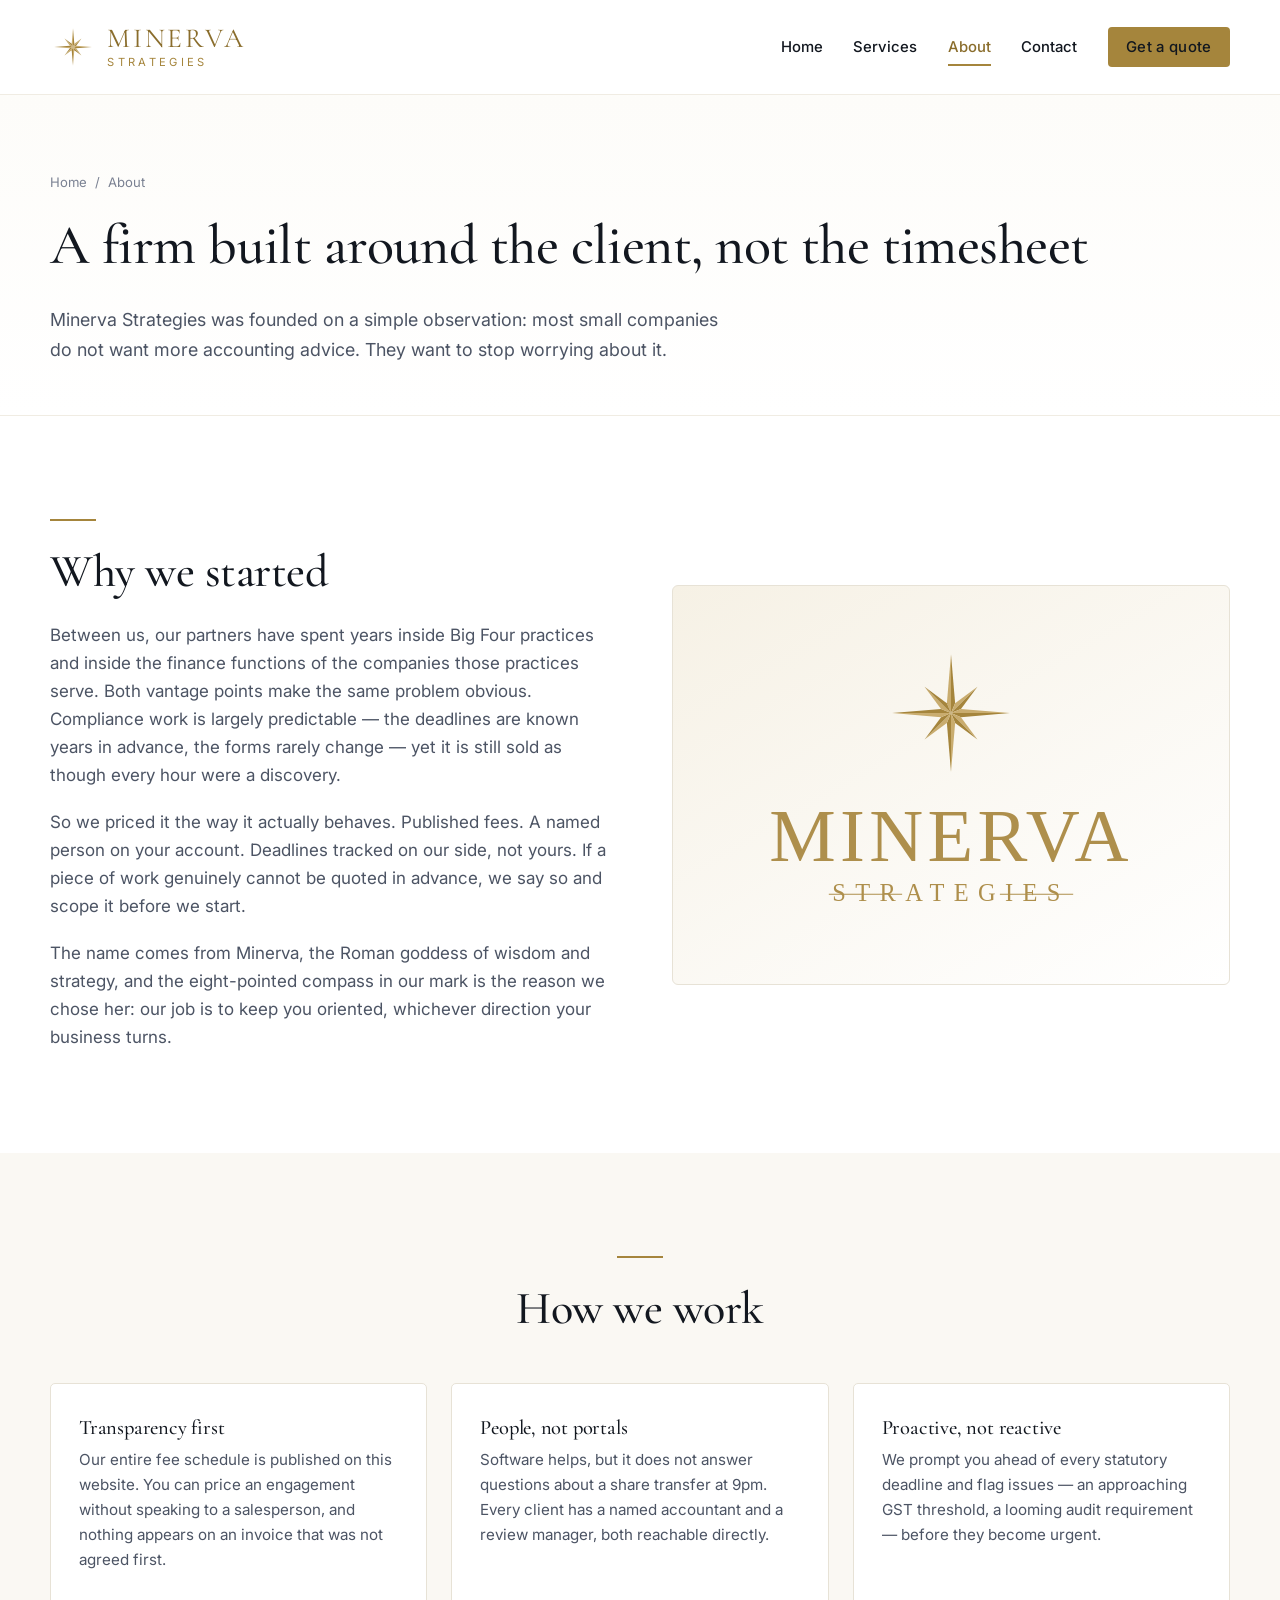
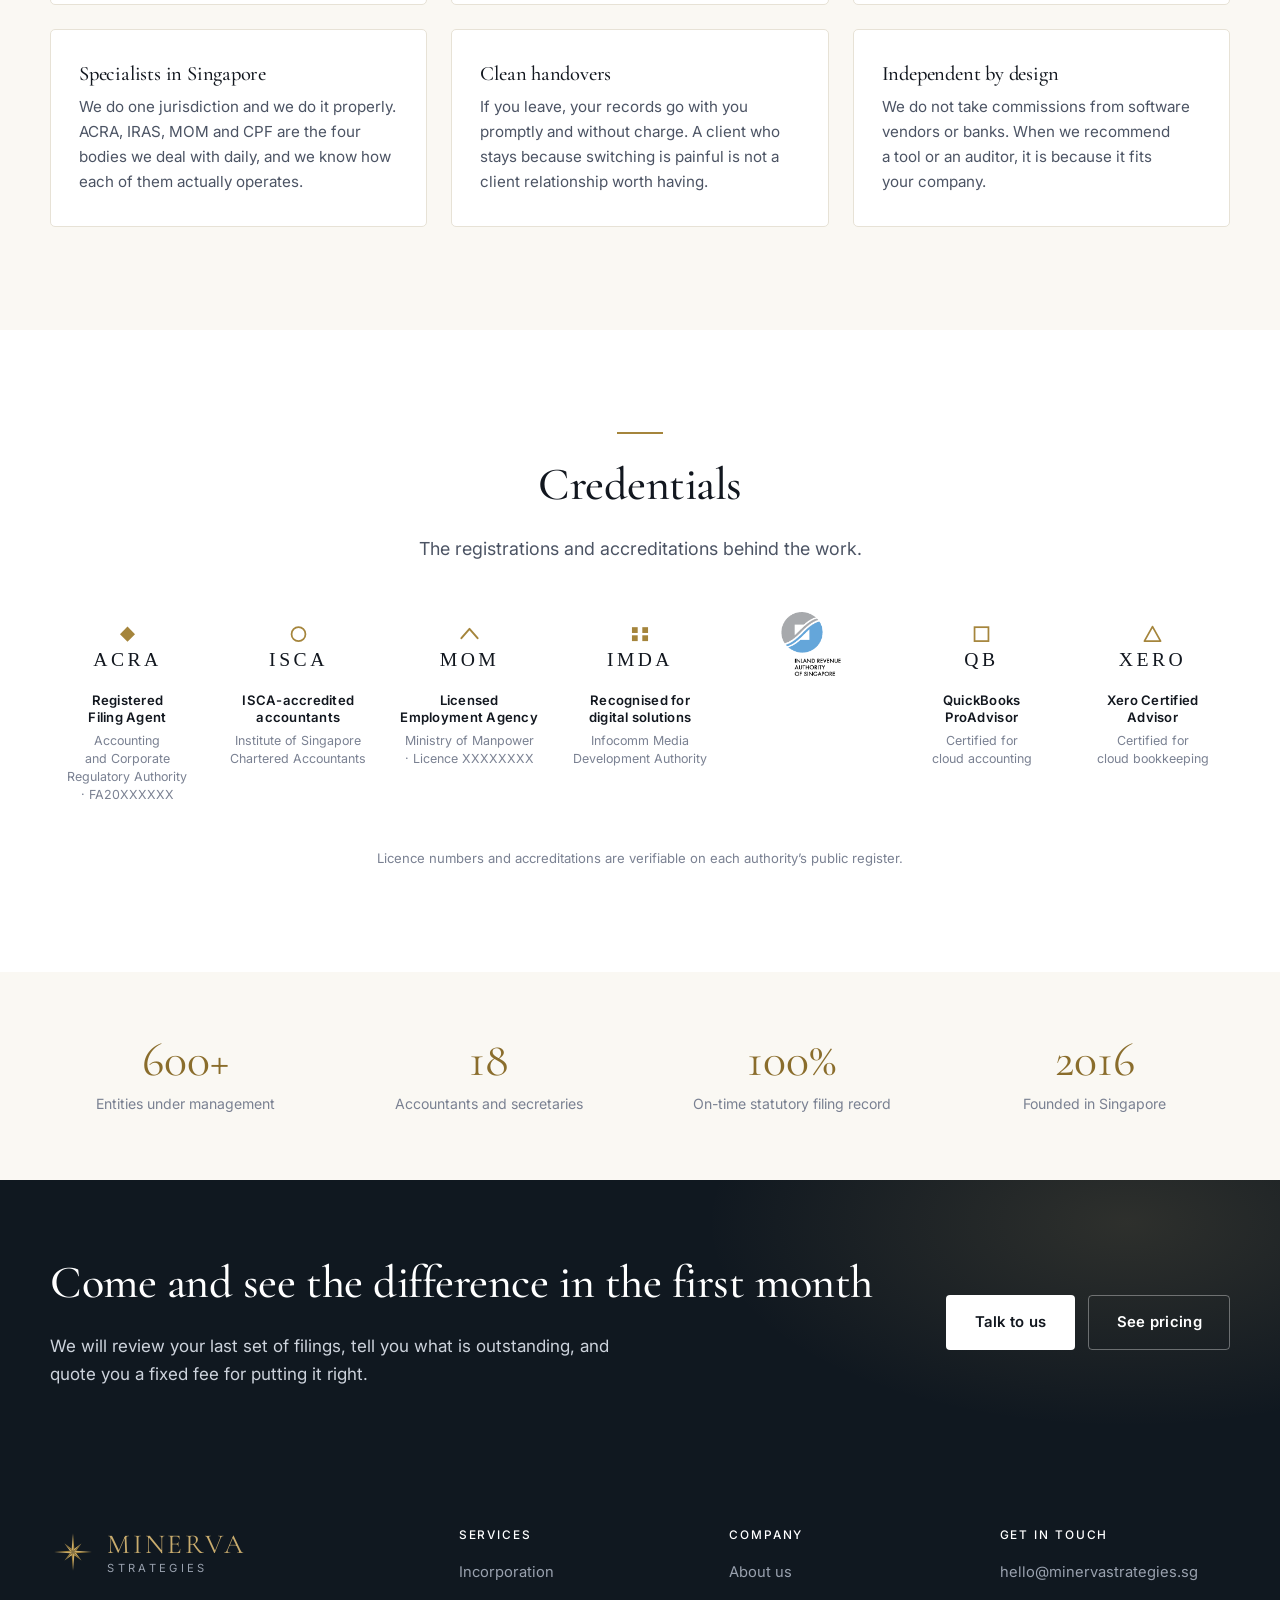
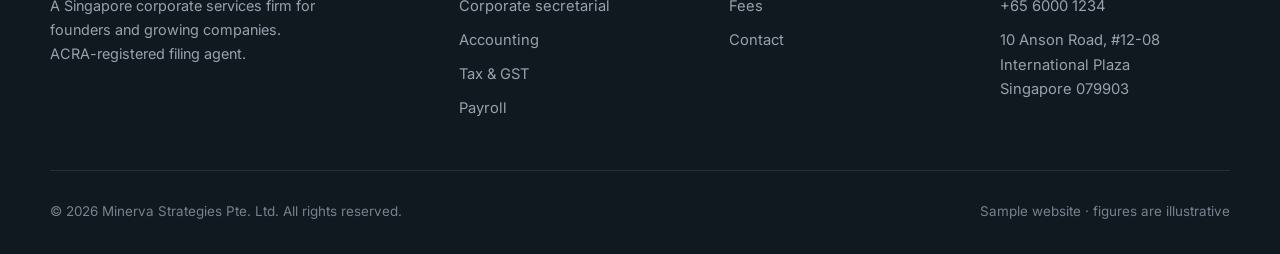
<file: about.html>
<!DOCTYPE html>
<html lang="en-SG">
<head>
<meta charset="utf-8">
<meta name="viewport" content="width=device-width, initial-scale=1">
<title>About — Minerva Strategies Singapore</title>
<meta name="description" content="Minerva Strategies is a Singapore corporate services and accounting firm built around fixed fees, named accountants and deadlines that are never missed.">
<link rel="icon" href="assets/img/logo-mark.svg" type="image/svg+xml">
<link rel="preconnect" href="https://fonts.googleapis.com">
<link rel="preconnect" href="https://fonts.gstatic.com" crossorigin>
<link href="https://fonts.googleapis.com/css2?family=Cormorant+Garamond:wght@400;500;600&family=Inter:wght@400;500;600;700&display=swap" rel="stylesheet">
<link rel="stylesheet" href="assets/css/styles.css">
</head>
<body>
<a class="skip-link" href="#main">Skip to content</a>

<header class="site-header">
  <div class="wrap site-header__inner">
    <a class="brand" href="index.html">
      <img class="brand__mark" src="assets/img/logo-mark.svg" alt="">
      <span class="brand__text">
        <span class="brand__name">MINERVA</span>
        <span class="brand__sub">STRATEGIES</span>
      </span>
    </a>
    <button class="nav-toggle" aria-expanded="false" aria-controls="primary-nav" aria-label="Menu"><span class="nav-toggle__bars" aria-hidden="true"><span></span><span></span><span></span></span></button>
    <nav class="nav" id="primary-nav" aria-label="Primary">
      <a href="index.html">Home</a>
      <a href="services.html">Services</a>
      <a href="about.html">About</a>
      <a href="contact.html">Contact</a>
      <a class="btn btn--primary btn--sm header-cta" href="contact.html">Get a quote</a>
    </nav>
  </div>
</header>

<main id="main">

  <section class="page-hero">
    <div class="wrap">
      <p class="breadcrumb"><a href="index.html">Home</a> &nbsp;/&nbsp; About</p>
      <h1>A firm built around the client, not the timesheet</h1>
      <p class="lede">Minerva Strategies was founded on a simple observation: most small companies do not want more accounting advice. They want to stop worrying about it.</p>
    </div>
  </section>

  <section class="section">
    <div class="wrap split">
      <div>
        <hr class="rule">
        <h2>Why we started</h2>
        <p>Between us, our partners have spent years inside Big Four practices and inside the finance functions of the companies those practices serve. Both vantage points make the same problem obvious. Compliance work is largely predictable — the deadlines are known years in advance, the forms rarely change — yet it is still sold as though every hour were a discovery.</p>
        <p>So we priced it the way it actually behaves. Published fees. A named person on your account. Deadlines tracked on our side, not yours. If a piece of work genuinely cannot be quoted in advance, we say so and scope it before we start.</p>
        <p>The name comes from Minerva, the Roman goddess of wisdom and strategy, and the eight-pointed compass in our mark is the reason we chose her: our job is to keep you oriented, whichever direction your business turns.</p>
      </div>
      <div class="split__media"><img src="assets/img/logo.svg" alt="Minerva Strategies"></div>
    </div>
  </section>

  <section class="section section--alt">
    <div class="wrap">
      <div class="section-head section-head--center">
        <hr class="rule">
        <h2>How we work</h2>
      </div>
      <div class="grid grid-3 reveal">
        <article class="card">
          <h3>Transparency first</h3>
          <p>Our entire fee schedule is published on this website. You can price an engagement without speaking to a salesperson, and nothing appears on an invoice that was not agreed first.</p>
        </article>
        <article class="card">
          <h3>People, not portals</h3>
          <p>Software helps, but it does not answer questions about a share transfer at 9pm. Every client has a named accountant and a review manager, both reachable directly.</p>
        </article>
        <article class="card">
          <h3>Proactive, not reactive</h3>
          <p>We prompt you ahead of every statutory deadline and flag issues — an approaching GST threshold, a looming audit requirement — before they become urgent.</p>
        </article>
        <article class="card">
          <h3>Specialists in Singapore</h3>
          <p>We do one jurisdiction and we do it properly. ACRA, IRAS, MOM and CPF are the four bodies we deal with daily, and we know how each of them actually operates.</p>
        </article>
        <article class="card">
          <h3>Clean handovers</h3>
          <p>If you leave, your records go with you promptly and without charge. A client who stays because switching is painful is not a client relationship worth having.</p>
        </article>
        <article class="card">
          <h3>Independent by design</h3>
          <p>We do not take commissions from software vendors or banks. When we recommend a tool or an auditor, it is because it fits your company.</p>
        </article>
      </div>
    </div>
  </section>

  <section class="section">
    <div class="wrap">
      <div class="section-head section-head--center">
        <hr class="rule">
        <h2>Credentials</h2>
        <p class="lede" style="margin-inline:auto">The registrations and accreditations behind the work.</p>
      </div>
      <div class="quals reveal">
        <div class="qual">
          <span class="qual__mark"><img src="assets/img/accreditations/acra.svg" alt="ACRA"></span>
          <span class="qual__body">
            <span class="qual__name">Registered Filing Agent</span>
            <span class="qual__note">Accounting and Corporate Regulatory Authority &middot; FA20XXXXXX</span>
          </span>
        </div>
        <div class="qual">
          <span class="qual__mark"><img src="assets/img/accreditations/isca.svg" alt="ISCA"></span>
          <span class="qual__body">
            <span class="qual__name">ISCA-accredited accountants</span>
            <span class="qual__note">Institute of Singapore Chartered Accountants</span>
          </span>
        </div>
        <div class="qual">
          <span class="qual__mark"><img src="assets/img/accreditations/mom.svg" alt="Ministry of Manpower"></span>
          <span class="qual__body">
            <span class="qual__name">Licensed Employment Agency</span>
            <span class="qual__note">Ministry of Manpower &middot; Licence XXXXXXXX</span>
          </span>
        </div>
        <div class="qual">
          <span class="qual__mark"><img src="assets/img/accreditations/imda.svg" alt="IMDA"></span>
          <span class="qual__body">
            <span class="qual__name">Recognised for digital solutions</span>
            <span class="qual__note">Infocomm Media Development Authority</span>
          </span>
        </div>
        <div class="qual">
          <span class="qual__mark"><img src="assets/img/accreditations/iras-logo-86x94.png" alt="Inland Revenue Authority of Singapore"></span>
        </div>
        <div class="qual">
          <span class="qual__mark"><img src="assets/img/accreditations/quickbooks.svg" alt="QuickBooks"></span>
          <span class="qual__body">
            <span class="qual__name">QuickBooks ProAdvisor</span>
            <span class="qual__note">Certified for cloud accounting</span>
          </span>
        </div>
        <div class="qual">
          <span class="qual__mark"><img src="assets/img/accreditations/xero.svg" alt="Xero"></span>
          <span class="qual__body">
            <span class="qual__name">Xero Certified Advisor</span>
            <span class="qual__note">Certified for cloud bookkeeping</span>
          </span>
        </div>
      </div>

      <p class="quals__footnote">Licence numbers and accreditations are verifiable on each authority&rsquo;s public register.</p>
    </div>
  </section>

  <section class="section section--tight section--alt">
    <div class="wrap">
      <div class="stats reveal">
        <div class="stat"><div class="stat__num">600+</div><div class="stat__label">Entities under management</div></div>
        <div class="stat"><div class="stat__num">18</div><div class="stat__label">Accountants and secretaries</div></div>
        <div class="stat"><div class="stat__num">100%</div><div class="stat__label">On-time statutory filing record</div></div>
        <div class="stat"><div class="stat__num">2016</div><div class="stat__label">Founded in Singapore</div></div>
      </div>
    </div>
  </section>

  <section class="band">
    <div class="wrap band__inner">
      <div>
        <h2>Come and see the difference in the first month</h2>
        <p>We will review your last set of filings, tell you what is outstanding, and quote you a fixed fee for putting it right.</p>
      </div>
      <div class="band__actions">
        <a class="btn btn--light" href="contact.html">Talk to us</a>
        <a class="btn btn--outline-light" href="index.html#fees">See pricing</a>
      </div>
    </div>
  </section>

</main>

<footer class="site-footer">
  <div class="wrap">
    <div class="site-footer__grid">
      <div>
        <div class="brand">
          <img class="brand__mark" src="assets/img/logo-mark.svg" alt="">
          <span class="brand__text">
            <span class="brand__name">MINERVA</span>
            <span class="brand__sub">STRATEGIES</span>
          </span>
        </div>
        <p class="site-footer__about">A Singapore corporate services firm for founders and growing companies. ACRA-registered filing agent.</p>
      </div>
      <div>
        <h4>Services</h4>
        <ul>
          <li><a href="services.html#incorporation">Incorporation</a></li>
          <li><a href="services.html#secretarial">Corporate secretarial</a></li>
          <li><a href="services.html#accounting">Accounting</a></li>
          <li><a href="services.html#tax">Tax &amp; GST</a></li>
          <li><a href="services.html#payroll">Payroll</a></li>
        </ul>
      </div>
      <div>
        <h4>Company</h4>
        <ul>
          <li><a href="about.html">About us</a></li>
          <li><a href="index.html#fees">Fees</a></li>
          <li><a href="contact.html">Contact</a></li>
        </ul>
      </div>
      <div>
        <h4>Get in touch</h4>
        <ul>
          <li><a href="mailto:hello@minervastrategies.sg">hello@minervastrategies.sg</a></li>
          <li><a href="tel:+6560001234">+65 6000 1234</a></li>
          <li>10 Anson Road, #12-08<br>International Plaza<br>Singapore 079903</li>
        </ul>
      </div>
    </div>
    <div class="site-footer__bottom">
      <span>&copy; <span data-year>2026</span> Minerva Strategies Pte. Ltd. All rights reserved.</span>
      <span>Sample website &middot; figures are illustrative</span>
    </div>
  </div>
</footer>

<script src="assets/js/main.js"></script>
</body>
</html>
</file>
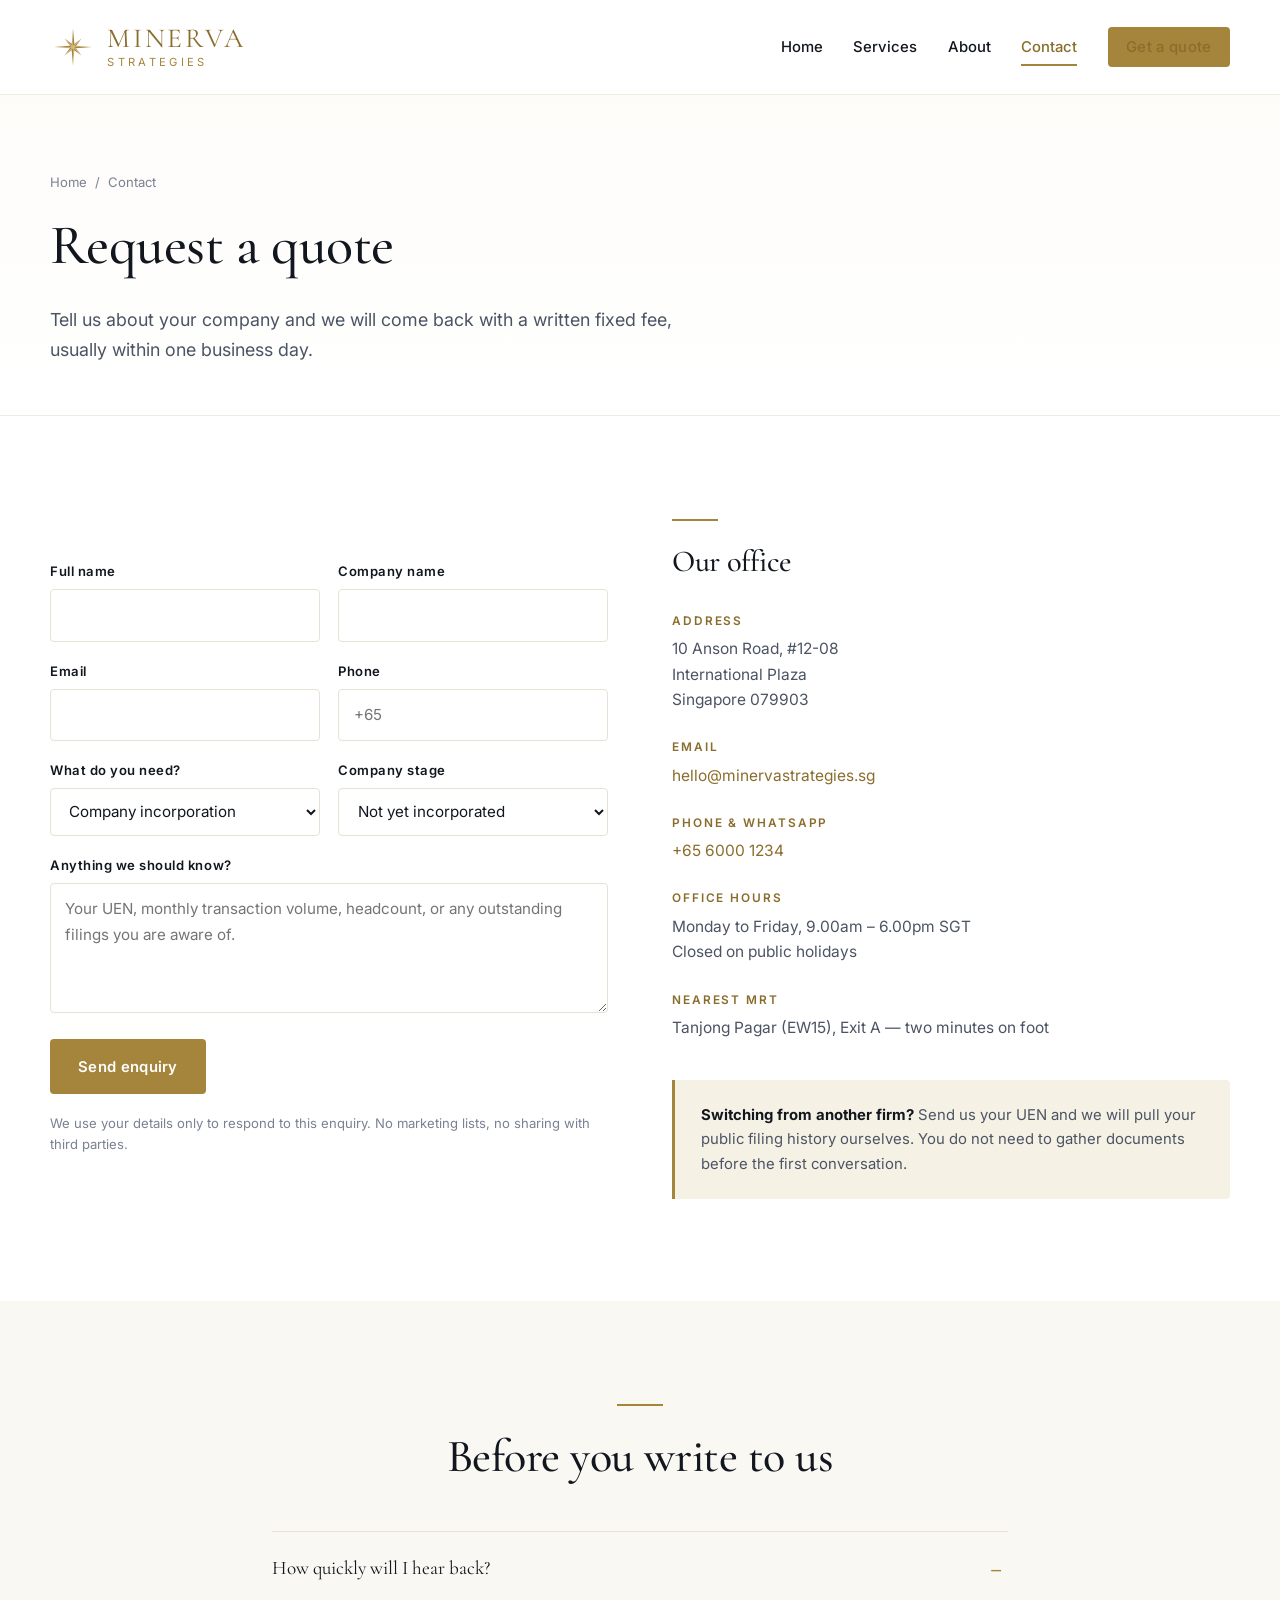
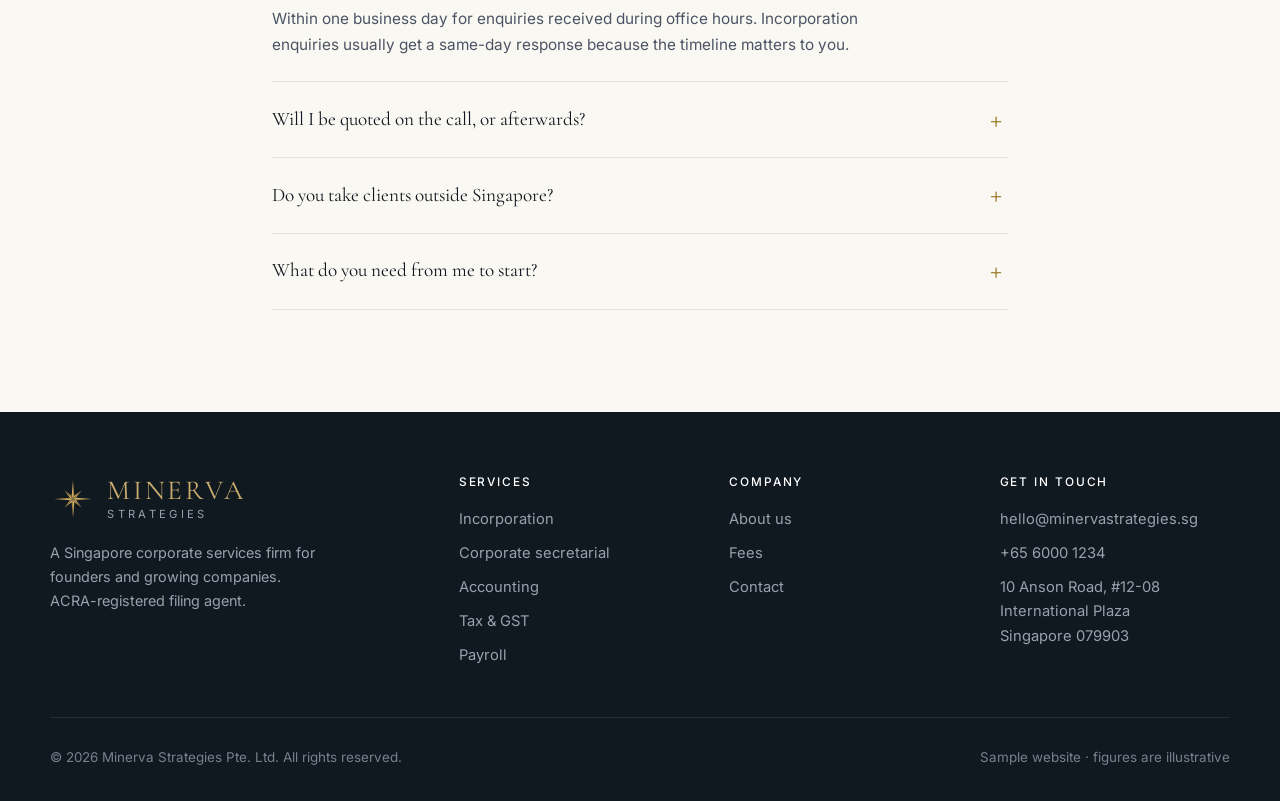
<file: contact.html>
<!DOCTYPE html>
<html lang="en-SG">
<head>
<meta charset="utf-8">
<meta name="viewport" content="width=device-width, initial-scale=1">
<title>Contact — Minerva Strategies Singapore</title>
<meta name="description" content="Request a fixed quote for company incorporation, corporate secretarial, accounting, tax or payroll services in Singapore.">
<link rel="icon" href="assets/img/logo-mark.svg" type="image/svg+xml">
<link rel="preconnect" href="https://fonts.googleapis.com">
<link rel="preconnect" href="https://fonts.gstatic.com" crossorigin>
<link href="https://fonts.googleapis.com/css2?family=Cormorant+Garamond:wght@400;500;600&family=Inter:wght@400;500;600;700&display=swap" rel="stylesheet">
<link rel="stylesheet" href="assets/css/styles.css">
</head>
<body>
<a class="skip-link" href="#main">Skip to content</a>

<header class="site-header">
  <div class="wrap site-header__inner">
    <a class="brand" href="index.html">
      <img class="brand__mark" src="assets/img/logo-mark.svg" alt="">
      <span class="brand__text">
        <span class="brand__name">MINERVA</span>
        <span class="brand__sub">STRATEGIES</span>
      </span>
    </a>
    <button class="nav-toggle" aria-expanded="false" aria-controls="primary-nav" aria-label="Menu"><span class="nav-toggle__bars" aria-hidden="true"><span></span><span></span><span></span></span></button>
    <nav class="nav" id="primary-nav" aria-label="Primary">
      <a href="index.html">Home</a>
      <a href="services.html">Services</a>
      <a href="about.html">About</a>
      <a href="contact.html">Contact</a>
      <a class="btn btn--primary btn--sm header-cta" href="contact.html">Get a quote</a>
    </nav>
  </div>
</header>

<main id="main">

  <section class="page-hero">
    <div class="wrap">
      <p class="breadcrumb"><a href="index.html">Home</a> &nbsp;/&nbsp; Contact</p>
      <h1>Request a quote</h1>
      <p class="lede">Tell us about your company and we will come back with a written fixed fee, usually within one business day.</p>
    </div>
  </section>

  <section class="section">
    <div class="wrap split">
      <div>
        <form class="form" data-demo="true" novalidate>
          <div class="form__row">
            <div class="field">
              <label for="name">Full name</label>
              <input type="text" id="name" name="name" autocomplete="name" required>
            </div>
            <div class="field">
              <label for="company">Company name</label>
              <input type="text" id="company" name="company" autocomplete="organization">
            </div>
          </div>

          <div class="form__row">
            <div class="field">
              <label for="email">Email</label>
              <input type="email" id="email" name="email" autocomplete="email" required>
            </div>
            <div class="field">
              <label for="phone">Phone</label>
              <input type="tel" id="phone" name="phone" autocomplete="tel" placeholder="+65">
            </div>
          </div>

          <div class="form__row">
            <div class="field">
              <label for="service">What do you need?</label>
              <select id="service" name="service">
                <option>Company incorporation</option>
                <option>Corporate secretarial</option>
                <option>Accounting &amp; bookkeeping</option>
                <option>Corporate tax</option>
                <option>GST registration or returns</option>
                <option>Payroll &amp; HR</option>
                <option>Audit or CFO advisory</option>
                <option>Switching from another firm</option>
                <option>Something else</option>
              </select>
            </div>
            <div class="field">
              <label for="stage">Company stage</label>
              <select id="stage" name="stage">
                <option>Not yet incorporated</option>
                <option>Newly incorporated, pre-revenue</option>
                <option>Trading, not GST registered</option>
                <option>GST registered</option>
                <option>Dormant</option>
              </select>
            </div>
          </div>

          <div class="field">
            <label for="message">Anything we should know?</label>
            <textarea id="message" name="message" placeholder="Your UEN, monthly transaction volume, headcount, or any outstanding filings you are aware of."></textarea>
          </div>

          <div>
            <button type="submit" class="btn btn--primary">Send enquiry</button>
          </div>

          <p class="form__status" role="status" aria-live="polite"></p>
          <p class="form__note">We use your details only to respond to this enquiry. No marketing lists, no sharing with third parties.</p>
        </form>
      </div>

      <div>
        <hr class="rule">
        <h2 style="font-size:1.9rem">Our office</h2>
        <dl class="info-list" style="margin-top:2rem">
          <div>
            <dt>Address</dt>
            <dd>10 Anson Road, #12-08<br>International Plaza<br>Singapore 079903</dd>
          </div>
          <div>
            <dt>Email</dt>
            <dd><a href="mailto:hello@minervastrategies.sg">hello@minervastrategies.sg</a></dd>
          </div>
          <div>
            <dt>Phone &amp; WhatsApp</dt>
            <dd><a href="tel:+6560001234">+65 6000 1234</a></dd>
          </div>
          <div>
            <dt>Office hours</dt>
            <dd>Monday to Friday, 9.00am &ndash; 6.00pm SGT<br>Closed on public holidays</dd>
          </div>
          <div>
            <dt>Nearest MRT</dt>
            <dd>Tanjong Pagar (EW15), Exit A &mdash; two minutes on foot</dd>
          </div>
        </dl>

        <div class="callout" style="margin-top:2.5rem">
          <strong>Switching from another firm?</strong>
          Send us your UEN and we will pull your public filing history ourselves. You do not
          need to gather documents before the first conversation.
        </div>
      </div>
    </div>
  </section>

  <section class="section section--alt">
    <div class="wrap">
      <div class="section-head section-head--center">
        <hr class="rule">
        <h2>Before you write to us</h2>
      </div>
      <div class="faq">
        <details open>
          <summary>How quickly will I hear back?</summary>
          <p>Within one business day for enquiries received during office hours. Incorporation enquiries usually get a same-day response because the timeline matters to you.</p>
        </details>
        <details>
          <summary>Will I be quoted on the call, or afterwards?</summary>
          <p>Afterwards, in writing. We would rather spend twenty minutes understanding your entity than give you a number on the spot that we later have to revise.</p>
        </details>
        <details>
          <summary>Do you take clients outside Singapore?</summary>
          <p>We act for Singapore-registered entities, wherever their owners live. A large share of our clients are foreign founders who have never set foot in the office.</p>
        </details>
        <details>
          <summary>What do you need from me to start?</summary>
          <p>Identity and address documents for each director and shareholder holding 25% or more, your existing statutory registers if you have them, and access to your accounting system. We send a checklist after the scoping call.</p>
        </details>
      </div>
    </div>
  </section>

</main>

<footer class="site-footer">
  <div class="wrap">
    <div class="site-footer__grid">
      <div>
        <div class="brand">
          <img class="brand__mark" src="assets/img/logo-mark.svg" alt="">
          <span class="brand__text">
            <span class="brand__name">MINERVA</span>
            <span class="brand__sub">STRATEGIES</span>
          </span>
        </div>
        <p class="site-footer__about">A Singapore corporate services firm for founders and growing companies. ACRA-registered filing agent.</p>
      </div>
      <div>
        <h4>Services</h4>
        <ul>
          <li><a href="services.html#incorporation">Incorporation</a></li>
          <li><a href="services.html#secretarial">Corporate secretarial</a></li>
          <li><a href="services.html#accounting">Accounting</a></li>
          <li><a href="services.html#tax">Tax &amp; GST</a></li>
          <li><a href="services.html#payroll">Payroll</a></li>
        </ul>
      </div>
      <div>
        <h4>Company</h4>
        <ul>
          <li><a href="about.html">About us</a></li>
          <li><a href="index.html#fees">Fees</a></li>
          <li><a href="contact.html">Contact</a></li>
        </ul>
      </div>
      <div>
        <h4>Get in touch</h4>
        <ul>
          <li><a href="mailto:hello@minervastrategies.sg">hello@minervastrategies.sg</a></li>
          <li><a href="tel:+6560001234">+65 6000 1234</a></li>
          <li>10 Anson Road, #12-08<br>International Plaza<br>Singapore 079903</li>
        </ul>
      </div>
    </div>
    <div class="site-footer__bottom">
      <span>&copy; <span data-year>2026</span> Minerva Strategies Pte. Ltd. All rights reserved.</span>
      <span>Sample website &middot; figures are illustrative</span>
    </div>
  </div>
</footer>

<script src="assets/js/main.js"></script>
</body>
</html>
</file>
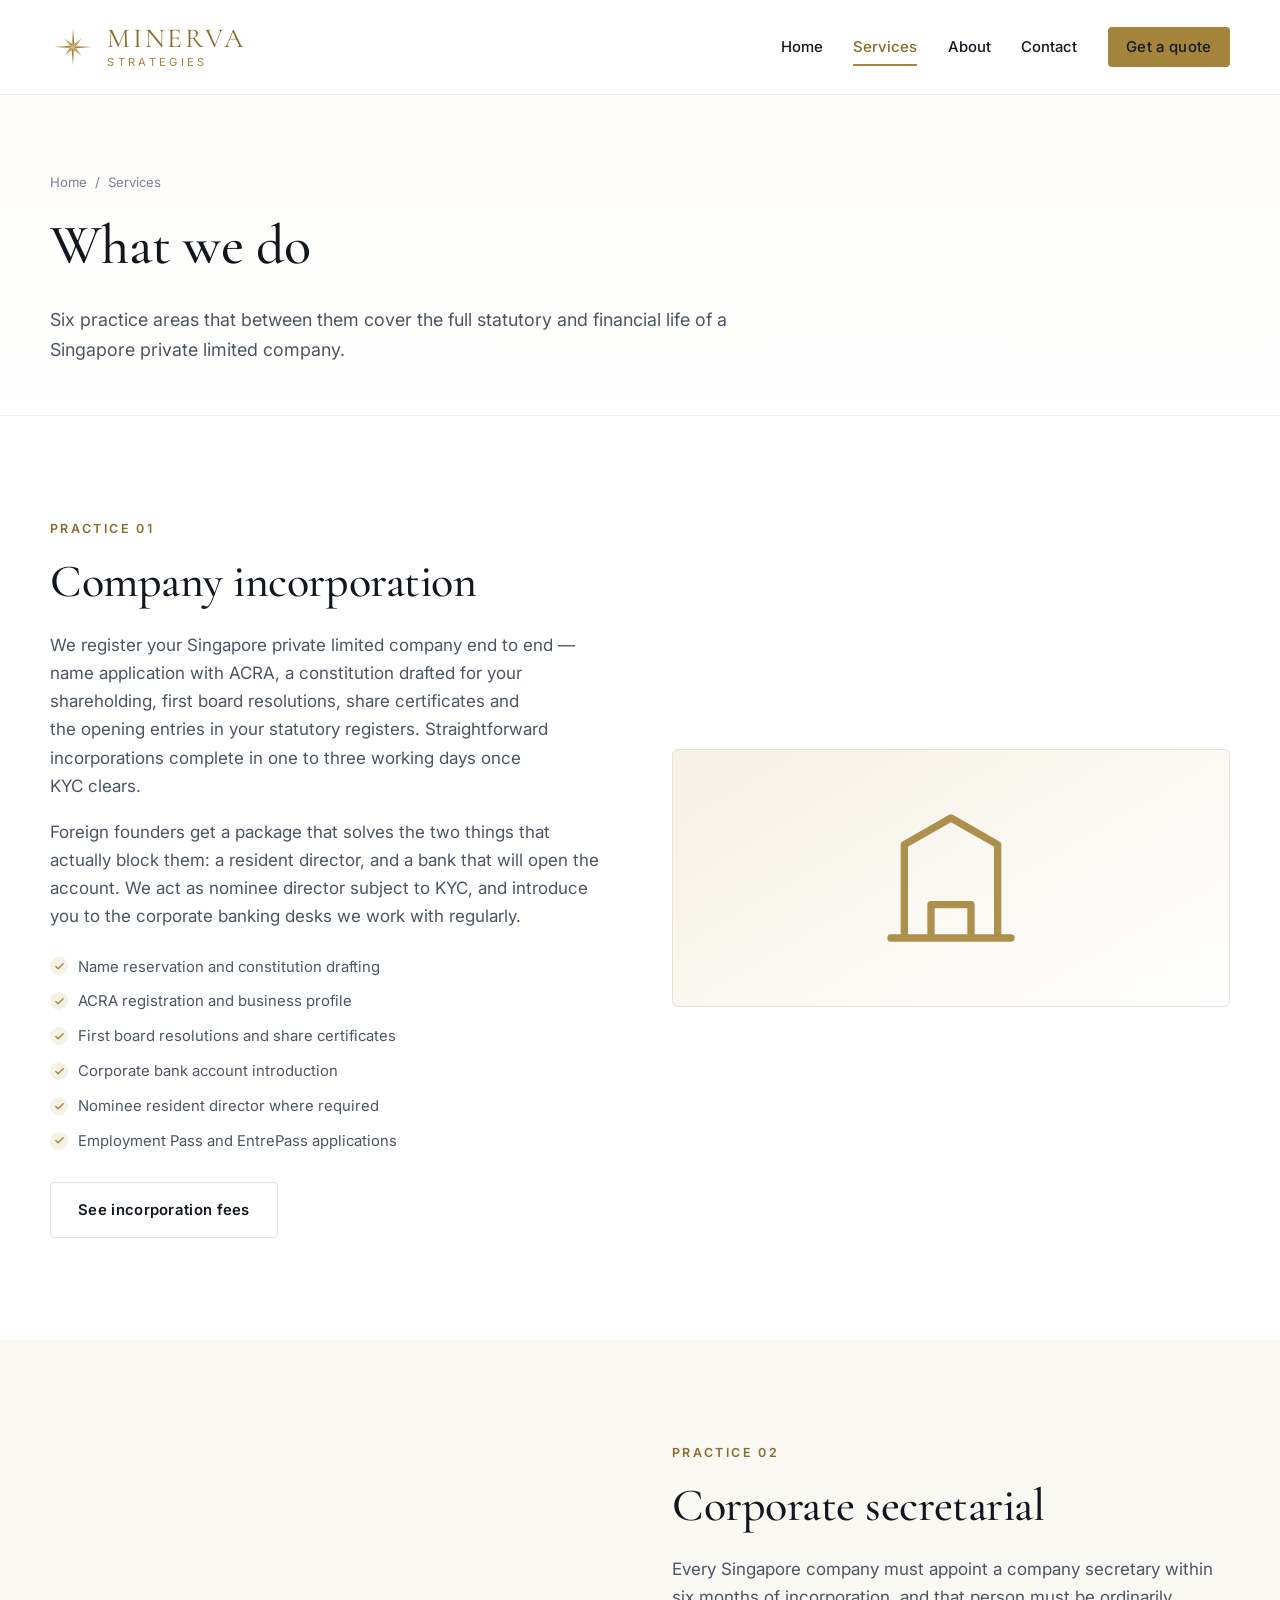
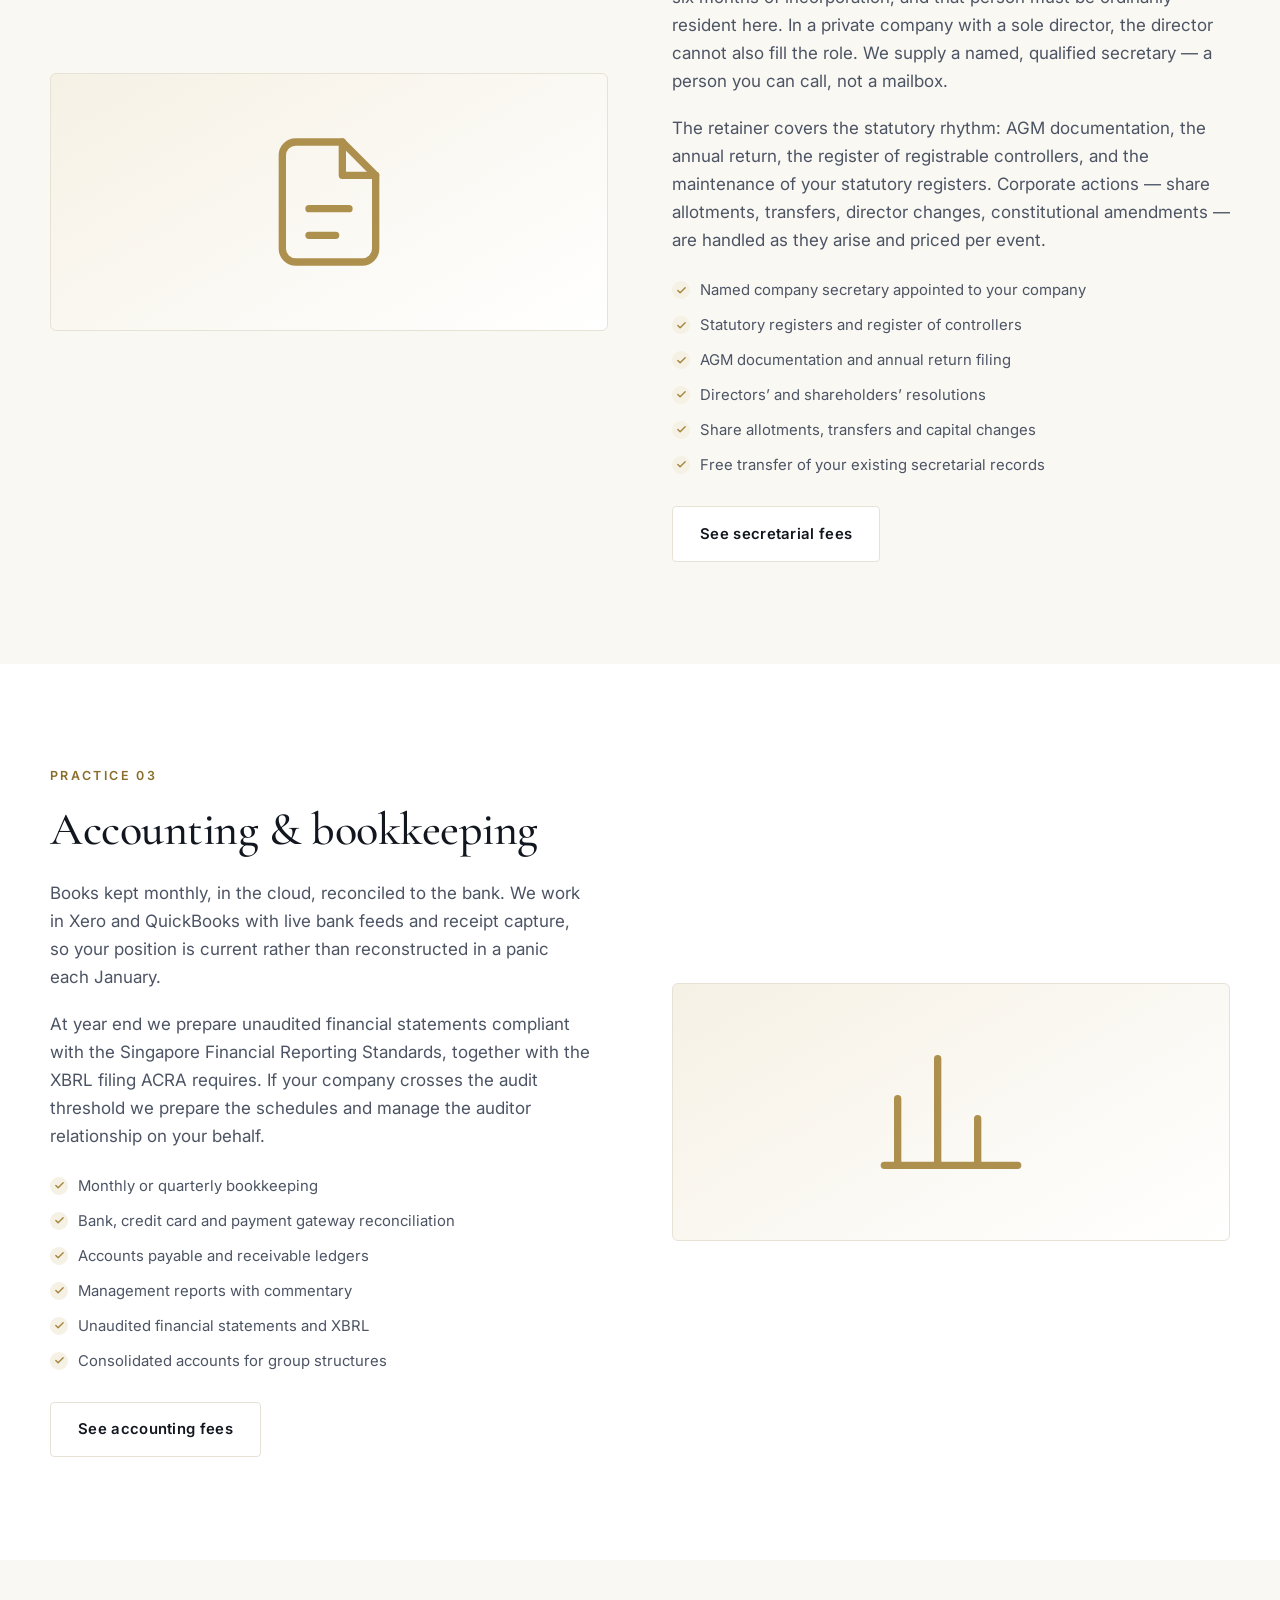
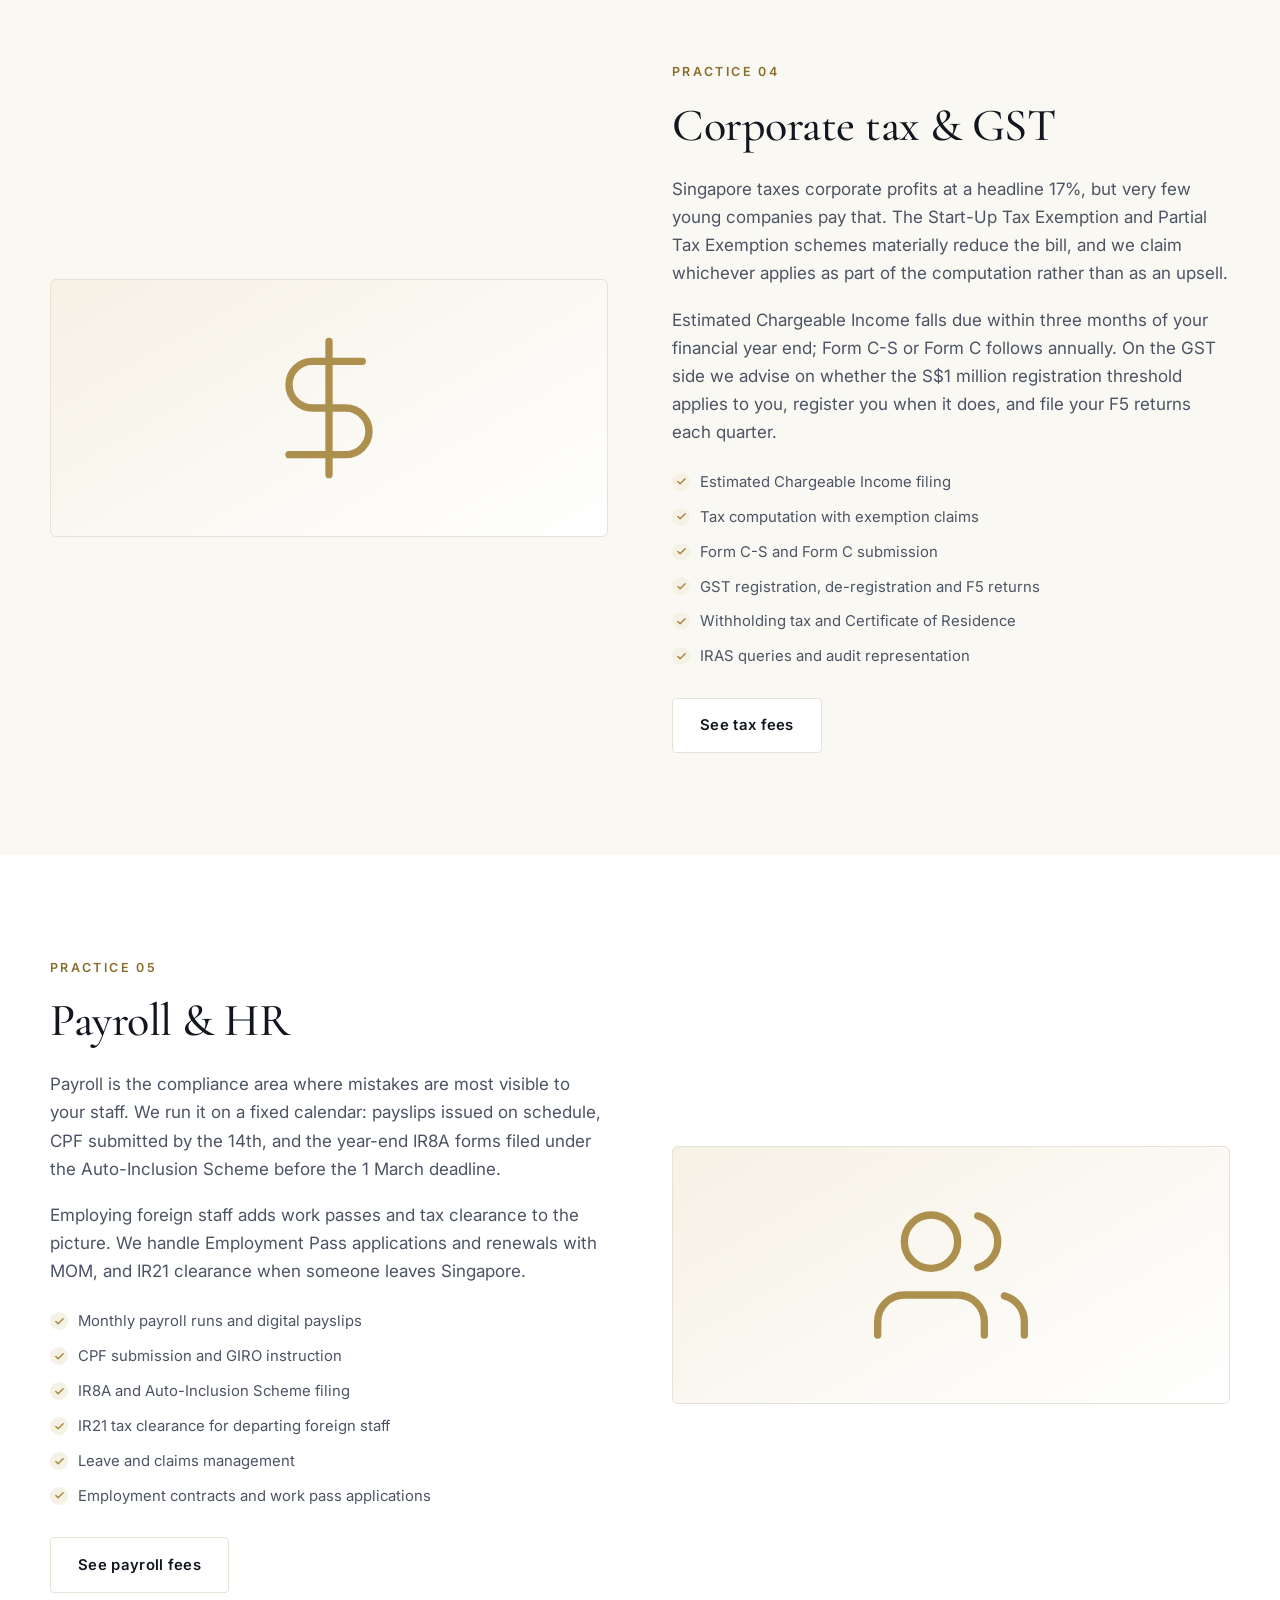
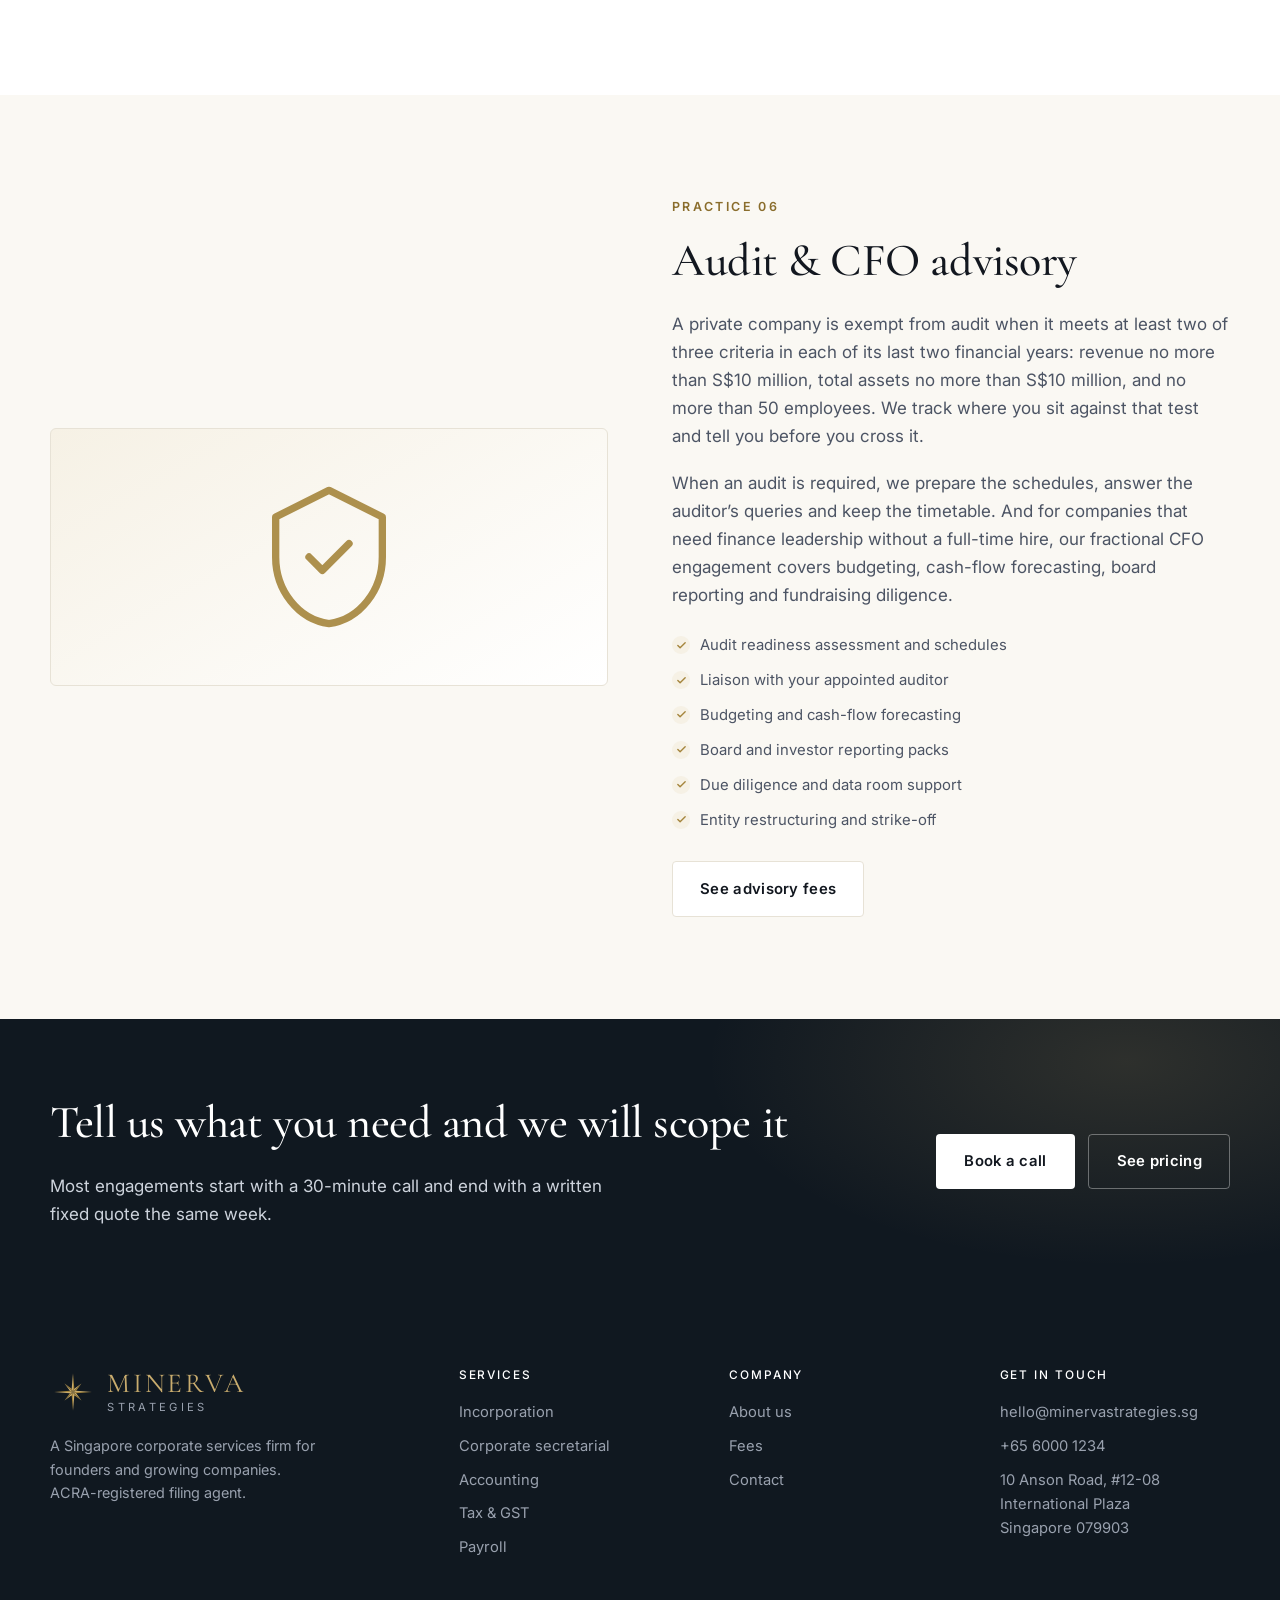
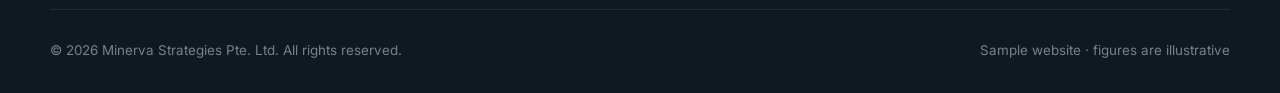
<file: services.html>
<!DOCTYPE html>
<html lang="en-SG">
<head>
<meta charset="utf-8">
<meta name="viewport" content="width=device-width, initial-scale=1">
<title>Services — Minerva Strategies Singapore</title>
<meta name="description" content="Company incorporation, corporate secretarial, accounting, corporate tax, GST, payroll and CFO advisory services for Singapore companies.">
<link rel="icon" href="assets/img/logo-mark.svg" type="image/svg+xml">
<link rel="preconnect" href="https://fonts.googleapis.com">
<link rel="preconnect" href="https://fonts.gstatic.com" crossorigin>
<link href="https://fonts.googleapis.com/css2?family=Cormorant+Garamond:wght@400;500;600&family=Inter:wght@400;500;600;700&display=swap" rel="stylesheet">
<link rel="stylesheet" href="assets/css/styles.css">
</head>
<body>
<a class="skip-link" href="#main">Skip to content</a>

<header class="site-header">
  <div class="wrap site-header__inner">
    <a class="brand" href="index.html">
      <img class="brand__mark" src="assets/img/logo-mark.svg" alt="">
      <span class="brand__text">
        <span class="brand__name">MINERVA</span>
        <span class="brand__sub">STRATEGIES</span>
      </span>
    </a>
    <button class="nav-toggle" aria-expanded="false" aria-controls="primary-nav" aria-label="Menu"><span class="nav-toggle__bars" aria-hidden="true"><span></span><span></span><span></span></span></button>
    <nav class="nav" id="primary-nav" aria-label="Primary">
      <a href="index.html">Home</a>
      <a href="services.html">Services</a>
      <a href="about.html">About</a>
      <a href="contact.html">Contact</a>
      <a class="btn btn--primary btn--sm header-cta" href="contact.html">Get a quote</a>
    </nav>
  </div>
</header>

<main id="main">

  <section class="page-hero">
    <div class="wrap">
      <p class="breadcrumb"><a href="index.html">Home</a> &nbsp;/&nbsp; Services</p>
      <h1>What we do</h1>
      <p class="lede">Six practice areas that between them cover the full statutory and financial life of a Singapore private limited company.</p>
    </div>
  </section>

  <!-- Incorporation -->
  <section class="section" id="incorporation">
    <div class="wrap split">
      <div>
        <p class="eyebrow">Practice 01</p>
        <h2>Company incorporation</h2>
        <p>We register your Singapore private limited company end to end — name application with ACRA, a constitution drafted for your shareholding, first board resolutions, share certificates and the opening entries in your statutory registers. Straightforward incorporations complete in one to three working days once KYC clears.</p>
        <p>Foreign founders get a package that solves the two things that actually block them: a resident director, and a bank that will open the account. We act as nominee director subject to KYC, and introduce you to the corporate banking desks we work with regularly.</p>
        <ul class="checklist" style="margin-top:1.5rem">
          <li>Name reservation and constitution drafting</li>
          <li>ACRA registration and business profile</li>
          <li>First board resolutions and share certificates</li>
          <li>Corporate bank account introduction</li>
          <li>Nominee resident director where required</li>
          <li>Employment Pass and EntrePass applications</li>
        </ul>
        <p style="margin-top:1.8rem"><a class="btn btn--ghost" href="index.html#fees-incorporation">See incorporation fees</a></p>
      </div>
      <div class="split__media"><svg class="practice-icon" viewBox="0 0 24 24" stroke-linecap="round" stroke-linejoin="round"><path d="M3 21h18M5 21V7l7-4 7 4v14M9 21v-5h6v5"/></svg></div>
    </div>
  </section>

  <!-- Secretarial -->
  <section class="section section--alt" id="secretarial">
    <div class="wrap split split--reverse">
      <div>
        <p class="eyebrow">Practice 02</p>
        <h2>Corporate secretarial</h2>
        <p>Every Singapore company must appoint a company secretary within six months of incorporation, and that person must be ordinarily resident here. In a private company with a sole director, the director cannot also fill the role. We supply a named, qualified secretary — a person you can call, not a mailbox.</p>
        <p>The retainer covers the statutory rhythm: AGM documentation, the annual return, the register of registrable controllers, and the maintenance of your statutory registers. Corporate actions — share allotments, transfers, director changes, constitutional amendments — are handled as they arise and priced per event.</p>
        <ul class="checklist" style="margin-top:1.5rem">
          <li>Named company secretary appointed to your company</li>
          <li>Statutory registers and register of controllers</li>
          <li>AGM documentation and annual return filing</li>
          <li>Directors&rsquo; and shareholders&rsquo; resolutions</li>
          <li>Share allotments, transfers and capital changes</li>
          <li>Free transfer of your existing secretarial records</li>
        </ul>
        <p style="margin-top:1.8rem"><a class="btn btn--ghost" href="index.html#fees-secretarial">See secretarial fees</a></p>
      </div>
      <div class="split__media"><svg class="practice-icon" viewBox="0 0 24 24" stroke-linecap="round" stroke-linejoin="round"><path d="M14 3H7a2 2 0 0 0-2 2v14a2 2 0 0 0 2 2h10a2 2 0 0 0 2-2V8z"/><path d="M14 3v5h5M9 13h6M9 17h4"/></svg></div>
    </div>
  </section>

  <!-- Accounting -->
  <section class="section" id="accounting">
    <div class="wrap split">
      <div>
        <p class="eyebrow">Practice 03</p>
        <h2>Accounting &amp; bookkeeping</h2>
        <p>Books kept monthly, in the cloud, reconciled to the bank. We work in Xero and QuickBooks with live bank feeds and receipt capture, so your position is current rather than reconstructed in a panic each January.</p>
        <p>At year end we prepare unaudited financial statements compliant with the Singapore Financial Reporting Standards, together with the XBRL filing ACRA requires. If your company crosses the audit threshold we prepare the schedules and manage the auditor relationship on your behalf.</p>
        <ul class="checklist" style="margin-top:1.5rem">
          <li>Monthly or quarterly bookkeeping</li>
          <li>Bank, credit card and payment gateway reconciliation</li>
          <li>Accounts payable and receivable ledgers</li>
          <li>Management reports with commentary</li>
          <li>Unaudited financial statements and XBRL</li>
          <li>Consolidated accounts for group structures</li>
        </ul>
        <p style="margin-top:1.8rem"><a class="btn btn--ghost" href="index.html#fees-accounting">See accounting fees</a></p>
      </div>
      <div class="split__media"><svg class="practice-icon" viewBox="0 0 24 24" stroke-linecap="round" stroke-linejoin="round"><path d="M4 20V10M10 20V4M16 20v-7M22 20H2"/></svg></div>
    </div>
  </section>

  <!-- Tax -->
  <section class="section section--alt" id="tax">
    <div class="wrap split split--reverse">
      <div>
        <p class="eyebrow">Practice 04</p>
        <h2>Corporate tax &amp; GST</h2>
        <p>Singapore taxes corporate profits at a headline 17%, but very few young companies pay that. The Start-Up Tax Exemption and Partial Tax Exemption schemes materially reduce the bill, and we claim whichever applies as part of the computation rather than as an upsell.</p>
        <p>Estimated Chargeable Income falls due within three months of your financial year end; Form C-S or Form C follows annually. On the GST side we advise on whether the S$1 million registration threshold applies to you, register you when it does, and file your F5 returns each quarter.</p>
        <ul class="checklist" style="margin-top:1.5rem">
          <li>Estimated Chargeable Income filing</li>
          <li>Tax computation with exemption claims</li>
          <li>Form C-S and Form C submission</li>
          <li>GST registration, de-registration and F5 returns</li>
          <li>Withholding tax and Certificate of Residence</li>
          <li>IRAS queries and audit representation</li>
        </ul>
        <p style="margin-top:1.8rem"><a class="btn btn--ghost" href="index.html#fees-tax">See tax fees</a></p>
      </div>
      <div class="split__media"><svg class="practice-icon" viewBox="0 0 24 24" stroke-linecap="round" stroke-linejoin="round"><path d="M12 2v20M17 5H9.5a3.5 3.5 0 0 0 0 7h5a3.5 3.5 0 0 1 0 7H6"/></svg></div>
    </div>
  </section>

  <!-- Payroll -->
  <section class="section" id="payroll">
    <div class="wrap split">
      <div>
        <p class="eyebrow">Practice 05</p>
        <h2>Payroll &amp; HR</h2>
        <p>Payroll is the compliance area where mistakes are most visible to your staff. We run it on a fixed calendar: payslips issued on schedule, CPF submitted by the 14th, and the year-end IR8A forms filed under the Auto-Inclusion Scheme before the 1 March deadline.</p>
        <p>Employing foreign staff adds work passes and tax clearance to the picture. We handle Employment Pass applications and renewals with MOM, and IR21 clearance when someone leaves Singapore.</p>
        <ul class="checklist" style="margin-top:1.5rem">
          <li>Monthly payroll runs and digital payslips</li>
          <li>CPF submission and GIRO instruction</li>
          <li>IR8A and Auto-Inclusion Scheme filing</li>
          <li>IR21 tax clearance for departing foreign staff</li>
          <li>Leave and claims management</li>
          <li>Employment contracts and work pass applications</li>
        </ul>
        <p style="margin-top:1.8rem"><a class="btn btn--ghost" href="index.html#fees-payroll">See payroll fees</a></p>
      </div>
      <div class="split__media"><svg class="practice-icon" viewBox="0 0 24 24" stroke-linecap="round" stroke-linejoin="round"><path d="M17 21v-2a4 4 0 0 0-4-4H5a4 4 0 0 0-4 4v2"/><circle cx="9" cy="7" r="4"/><path d="M23 21v-2a4 4 0 0 0-3-3.87M16 3.13a4 4 0 0 1 0 7.75"/></svg></div>
    </div>
  </section>

  <!-- Advisory -->
  <section class="section section--alt" id="advisory">
    <div class="wrap split split--reverse">
      <div>
        <p class="eyebrow">Practice 06</p>
        <h2>Audit &amp; CFO advisory</h2>
        <p>A private company is exempt from audit when it meets at least two of three criteria in each of its last two financial years: revenue no more than S$10 million, total assets no more than S$10 million, and no more than 50 employees. We track where you sit against that test and tell you before you cross it.</p>
        <p>When an audit is required, we prepare the schedules, answer the auditor&rsquo;s queries and keep the timetable. And for companies that need finance leadership without a full-time hire, our fractional CFO engagement covers budgeting, cash-flow forecasting, board reporting and fundraising diligence.</p>
        <ul class="checklist" style="margin-top:1.5rem">
          <li>Audit readiness assessment and schedules</li>
          <li>Liaison with your appointed auditor</li>
          <li>Budgeting and cash-flow forecasting</li>
          <li>Board and investor reporting packs</li>
          <li>Due diligence and data room support</li>
          <li>Entity restructuring and strike-off</li>
        </ul>
        <p style="margin-top:1.8rem"><a class="btn btn--ghost" href="index.html#fees-other">See advisory fees</a></p>
      </div>
      <div class="split__media"><svg class="practice-icon" viewBox="0 0 24 24" stroke-linecap="round" stroke-linejoin="round"><path d="M12 2 4 6v6c0 5 3.4 9.4 8 10 4.6-.6 8-5 8-10V6z"/><path d="m9 12 2 2 4-4"/></svg></div>
    </div>
  </section>

  <section class="band">
    <div class="wrap band__inner">
      <div>
        <h2>Tell us what you need and we will scope it</h2>
        <p>Most engagements start with a 30-minute call and end with a written fixed quote the same week.</p>
      </div>
      <div class="band__actions">
        <a class="btn btn--light" href="contact.html">Book a call</a>
        <a class="btn btn--outline-light" href="index.html#fees">See pricing</a>
      </div>
    </div>
  </section>

</main>

<footer class="site-footer">
  <div class="wrap">
    <div class="site-footer__grid">
      <div>
        <div class="brand">
          <img class="brand__mark" src="assets/img/logo-mark.svg" alt="">
          <span class="brand__text">
            <span class="brand__name">MINERVA</span>
            <span class="brand__sub">STRATEGIES</span>
          </span>
        </div>
        <p class="site-footer__about">A Singapore corporate services firm for founders and growing companies. ACRA-registered filing agent.</p>
      </div>
      <div>
        <h4>Services</h4>
        <ul>
          <li><a href="services.html#incorporation">Incorporation</a></li>
          <li><a href="services.html#secretarial">Corporate secretarial</a></li>
          <li><a href="services.html#accounting">Accounting</a></li>
          <li><a href="services.html#tax">Tax &amp; GST</a></li>
          <li><a href="services.html#payroll">Payroll</a></li>
        </ul>
      </div>
      <div>
        <h4>Company</h4>
        <ul>
          <li><a href="about.html">About us</a></li>
          <li><a href="index.html#fees">Fees</a></li>
          <li><a href="contact.html">Contact</a></li>
        </ul>
      </div>
      <div>
        <h4>Get in touch</h4>
        <ul>
          <li><a href="mailto:hello@minervastrategies.sg">hello@minervastrategies.sg</a></li>
          <li><a href="tel:+6560001234">+65 6000 1234</a></li>
          <li>10 Anson Road, #12-08<br>International Plaza<br>Singapore 079903</li>
        </ul>
      </div>
    </div>
    <div class="site-footer__bottom">
      <span>&copy; <span data-year>2026</span> Minerva Strategies Pte. Ltd. All rights reserved.</span>
      <span>Sample website &middot; figures are illustrative</span>
    </div>
  </div>
</footer>

<script src="assets/js/main.js"></script>
</body>
</html>
</file>
<file: assets/css/styles.css>
/* ==========================================================================
   Minerva Strategies - global stylesheet
   Palette is derived from the logo: faceted gold compass on ivory.
   ========================================================================== */

:root {
  /* The brand commits to a single light world: ivory ground, gold compass,
     navy bands. Pinning color-scheme keeps form controls and scrollbars from
     being recoloured by a viewer's dark-mode preference. */
  color-scheme: light;

  --gold: #a5853c;
  --gold-light: #c9ac6e;
  --gold-deep: #8a6d2c;
  --gold-wash: #f6f1e5;

  --ink: #12171f;
  --body: #4c5464;
  --muted: #7a8192;

  --bg: #ffffff;
  --bg-alt: #faf8f3;
  --navy: #101820;
  --navy-soft: #1b242f;

  --line: #e7e2d6;
  --line-soft: #f0ece3;

  --serif: "Cormorant Garamond", Garamond, "Times New Roman", serif;
  --sans: "Inter", -apple-system, BlinkMacSystemFont, "Segoe UI", Roboto, Helvetica, Arial, sans-serif;

  --wrap: 1180px;
  --radius: 4px;
  --shadow-sm: 0 1px 2px rgba(18, 23, 31, .05), 0 4px 14px rgba(18, 23, 31, .05);
  --shadow-md: 0 2px 6px rgba(18, 23, 31, .06), 0 18px 44px rgba(18, 23, 31, .09);
  --ease: cubic-bezier(.22, .61, .36, 1);
}

/* ---------- reset ---------- */
*, *::before, *::after { box-sizing: border-box; }
html {
  -webkit-text-size-adjust: 100%;
  scroll-behavior: smooth;
  /* Clears the sticky header so in-page anchors are not hidden behind it. */
  scroll-padding-top: 7rem;
}
body {
  margin: 0;
  font-family: var(--sans);
  font-size: 17px;
  line-height: 1.65;
  color: var(--body);
  background: var(--bg);
  -webkit-font-smoothing: antialiased;
}
img, svg { max-width: 100%; display: block; }
a { color: var(--gold-deep); text-decoration: none; }
a:hover { color: var(--gold); }
ul { margin: 0; padding: 0; list-style: none; }
button { font: inherit; cursor: pointer; }

h1, h2, h3, h4 {
  font-family: var(--serif);
  color: var(--ink);
  font-weight: 500;
  line-height: 1.15;
  margin: 0 0 .5em;
  letter-spacing: -.01em;
}
h1 { font-size: clamp(2.6rem, 5.2vw, 4.2rem); }
h2 { font-size: clamp(2rem, 3.6vw, 2.9rem); }
h3 { font-size: 1.35rem; }
h4 { font-size: 1.1rem; }
p { margin: 0 0 1.1em; text-wrap: pretty; }
p:last-child { margin-bottom: 0; }

/* ---------- layout ---------- */
.wrap { width: min(100% - 2.5rem, var(--wrap)); margin-inline: auto; }
.section { padding: clamp(4rem, 8vw, 7rem) 0; }
.section--alt { background: var(--bg-alt); }
.section--tight { padding-block: clamp(3rem, 5vw, 4.5rem); }

.eyebrow {
  font-size: .78rem;
  letter-spacing: .19em;
  text-transform: uppercase;
  color: var(--gold-deep);
  font-weight: 600;
  margin: 0 0 1rem;
}
.lede { font-size: 1.12rem; color: var(--body); max-width: 62ch; }
.section-head { max-width: 46rem; margin-bottom: 3rem; }
.section-head--center { margin-inline: auto; text-align: center; }
.rule { width: 46px; height: 2px; background: var(--gold); border: 0; margin: 0 0 1.5rem; }
.section-head--center .rule { margin-inline: auto; }

.grid { display: grid; gap: 1.5rem; }
.grid-2 { grid-template-columns: repeat(auto-fit, minmax(300px, 1fr)); }
.grid-3 { grid-template-columns: repeat(auto-fit, minmax(280px, 1fr)); }
.grid-4 { grid-template-columns: repeat(auto-fit, minmax(220px, 1fr)); }

/* ---------- buttons ---------- */
.btn {
  display: inline-flex;
  align-items: center;
  justify-content: center;
  gap: .5rem;
  padding: .9rem 1.7rem;
  font-size: .93rem;
  font-weight: 600;
  letter-spacing: .02em;
  border-radius: var(--radius);
  border: 1px solid transparent;
  transition: background .2s var(--ease), color .2s var(--ease), border-color .2s var(--ease), transform .2s var(--ease);
}
.btn:hover { transform: translateY(-1px); }
.btn--primary { background: var(--gold); color: #fff; }
.btn--primary:hover { background: var(--gold-deep); color: #fff; }
.btn--ghost { border-color: var(--line); color: var(--ink); background: #fff; }
.btn--ghost:hover { border-color: var(--gold); color: var(--gold-deep); }
.btn--light { background: #fff; color: var(--ink); }
.btn--light:hover { background: var(--gold-wash); color: var(--ink); }
.btn--outline-light { border-color: rgba(255, 255, 255, .35); color: #fff; }
.btn--outline-light:hover { border-color: #fff; color: #fff; background: rgba(255, 255, 255, .08); }
.btn--sm { padding: .6rem 1.1rem; font-size: .84rem; }
.btn--block { width: 100%; }

/* ---------- header ---------- */
.site-header {
  position: sticky;
  top: 0;
  z-index: 50;
  background: rgba(255, 255, 255, .93);
  backdrop-filter: blur(10px);
  border-bottom: 1px solid var(--line-soft);
}
.site-header__inner {
  display: flex;
  align-items: center;
  gap: 2rem;
  min-height: 94px;
}
.brand { display: flex; align-items: center; gap: .7rem; margin-right: auto; }
.brand__mark { width: 46px; height: 46px; flex: none; }
.brand__text { display: flex; flex-direction: column; line-height: 1; }
.brand__name {
  font-family: var(--serif);
  font-size: 1.72rem;
  letter-spacing: .1em;
  color: var(--gold-deep);
}
.brand__sub {
  font-size: .7rem;
  letter-spacing: .3em;
  color: var(--gold);
  margin-top: .28rem;
}

.nav { display: flex; align-items: center; gap: 1.9rem; }
.nav a {
  font-size: .93rem;
  font-weight: 500;
  color: var(--ink);
  position: relative;
  padding-block: .4rem;
}
.nav a::after {
  content: "";
  position: absolute;
  left: 0; right: 0; bottom: 0;
  height: 1.5px;
  background: var(--gold);
  transform: scaleX(0);
  transition: transform .25s var(--ease);
}
.nav a:hover::after, .nav a[aria-current="page"]::after { transform: scaleX(1); }
.nav a[aria-current="page"] { color: var(--gold-deep); }

@media (max-width: 900px) {
  /* The CTA lives inside .nav, which is already hidden until the menu opens.
     Hiding it again here removed the primary action from the mobile menu
     entirely, so it stays and simply drops to the bottom of the panel. */
  .header-cta { width: 100%; }
  .nav {
    position: absolute;
    top: 100%; left: 0; right: 0;
    flex-direction: column;
    align-items: stretch;
    gap: 0;
    background: #fff;
    border-bottom: 1px solid var(--line);
    padding: .5rem 1.25rem 1.25rem;
    display: none;
  }
  .nav.is-open { display: flex; }
  .nav a { padding: .85rem 0; border-bottom: 1px solid var(--line-soft); }
  .nav a::after { display: none; }
  .nav .btn { margin-top: 1rem; }
}

/* ---------- hero ---------- */
.hero {
  position: relative;
  padding: clamp(4rem, 8vw, 7rem) 0 clamp(3.5rem, 6vw, 5.5rem);
  background:
    radial-gradient(900px 460px at 82% 8%, rgba(201, 172, 110, .17), transparent 62%),
    linear-gradient(180deg, #fdfcf9, #ffffff 60%);
  overflow: hidden;
}
.hero__grid {
  display: grid;
  grid-template-columns: 1.15fr .85fr;
  gap: 4rem;
  align-items: center;
}
.hero h1 { margin-bottom: 1.2rem; }
.hero h1 em { font-style: italic; color: var(--gold-deep); }
.hero__lede { font-size: 1.18rem; max-width: 34rem; }
.hero__actions { display: flex; flex-wrap: wrap; gap: .85rem; margin-top: 2rem; }
.hero__note { margin-top: 1.4rem; font-size: .87rem; color: var(--muted); }

.hero__panel {
  background: #fff;
  border: 1px solid var(--line);
  border-radius: 6px;
  padding: 2rem;
  box-shadow: var(--shadow-md);
}
.hero__panel h3 { font-size: 1.15rem; margin-bottom: .35rem; }
.hero__rates { display: grid; gap: .55rem; margin: 1.4rem 0 1.8rem; }
.hero__rates li {
  display: flex;
  justify-content: space-between;
  align-items: baseline;
  gap: 1rem;
  font-size: .93rem;
  padding-bottom: .55rem;
  border-bottom: 1px solid var(--line-soft);
}
.hero__rates li:last-child { border-bottom: 0; padding-bottom: 0; }
.hero__rates strong { color: var(--ink); white-space: nowrap; font-variant-numeric: tabular-nums; }
.checklist { margin: 1.4rem 0; display: grid; gap: .65rem; }
.checklist li {
  display: flex; gap: .65rem;
  font-size: .93rem; color: var(--body);
}
.checklist li::before {
  content: "";
  flex: none;
  width: 18px; height: 18px;
  margin-top: .18rem;
  border-radius: 50%;
  background: var(--gold-wash);
  background-image: url("data:image/svg+xml,%3Csvg xmlns='http://www.w3.org/2000/svg' viewBox='0 0 24 24' fill='none' stroke='%23a5853c' stroke-width='3' stroke-linecap='round' stroke-linejoin='round'%3E%3Cpolyline points='20 6 9 17 4 12'/%3E%3C/svg%3E");
  background-size: 11px;
  background-repeat: no-repeat;
  background-position: center;
}

@media (max-width: 900px) {
  .hero__grid { grid-template-columns: 1fr; gap: 2.5rem; }
}

/* ---------- qualifications ----------
   Accreditation badges. The marks in assets/img/accreditations/ are
   placeholders — replace each file with the official artwork you are
   licensed to display, keeping the same filename. */
/* Unboxed: no card, no rules, no fill - the badges sit straight on the section
   ground and spacing alone carries the rhythm. Flex rather than grid because
   there are seven of them, so the final row is short at most column counts;
   flex items grow to close it where grid would leave a hole. No hover state,
   since a badge is not a control. */
.quals {
  display: flex;
  flex-wrap: wrap;
  gap: 2.75rem 1rem;
}
.qual {
  flex: 1 1 150px;
  padding-inline: .5rem;
  text-align: center;
  display: flex;
  flex-direction: column;
  align-items: center;
  gap: 1rem;
}
.qual__mark {
  width: 100%;
  height: 64px;
  display: grid;
  place-items: center;
}
/* Constrained on both axes so wide lockups and portrait ones both fit: a wide
   mark hits max-width first, a tall one hits max-height. The slot needs its
   definite width above for this to resolve - marks supplied as SVG carry a
   viewBox but no intrinsic width, and inside a shrink-to-fit parent that
   collapses them to zero. */
.qual__mark img { max-height: 64px; max-width: 100%; }
.qual__body { display: flex; flex-direction: column; gap: .3rem; }
.qual__name {
  font-size: .82rem;
  font-weight: 600;
  color: var(--ink);
  letter-spacing: .02em;
  line-height: 1.35;
  text-wrap: balance;
}
.qual__note {
  font-size: .78rem;
  color: var(--muted);
  line-height: 1.45;
  text-wrap: balance;
}
.quals__footnote {
  margin-top: 2.75rem;
  font-size: .82rem;
  color: var(--muted);
  text-align: center;
}

/* ---------- stats ---------- */
.stats { display: grid; grid-template-columns: repeat(auto-fit, minmax(180px, 1fr)); gap: 2rem; text-align: center; }
.stat__num { font-family: var(--serif); font-size: 3rem; color: var(--gold-deep); line-height: 1; }
.stat__label { font-size: .88rem; color: var(--muted); margin-top: .5rem; }

/* ---------- cards ---------- */
.card {
  background: #fff;
  border: 1px solid var(--line);
  border-radius: 5px;
  padding: 2rem 1.75rem;
  transition: border-color .25s var(--ease), box-shadow .25s var(--ease), transform .25s var(--ease);
}
.card:hover { border-color: var(--gold-light); box-shadow: var(--shadow-sm); transform: translateY(-2px); }
.card__icon {
  width: 42px; height: 42px;
  margin-bottom: 1.1rem;
  color: var(--gold);
}
.card__icon svg { width: 100%; height: 100%; stroke: currentColor; fill: none; stroke-width: 1.4; }
.card h3 { font-size: 1.28rem; margin-bottom: .5rem; }
.card p { font-size: .95rem; }
.card__link {
  display: inline-block;
  margin-top: 1rem;
  font-size: .87rem;
  font-weight: 600;
  letter-spacing: .02em;
}
.card__link::after { content: " \2192"; }

/* ---------- steps ---------- */
.steps { counter-reset: step; display: grid; gap: 2rem; grid-template-columns: repeat(auto-fit, minmax(240px, 1fr)); }
.step { position: relative; padding-top: 2.6rem; }
.step::before {
  counter-increment: step;
  content: "0" counter(step);
  position: absolute; top: 0; left: 0;
  font-family: var(--serif);
  font-size: 1.5rem;
  color: var(--gold);
  letter-spacing: .04em;
}
.step::after {
  content: "";
  position: absolute; top: 1.1rem; left: 2.6rem; right: 0;
  height: 1px;
  background: var(--line);
}
.step:last-child::after { display: none; }
@media (max-width: 560px) { .step::after { display: none; } }
.step h3 { font-size: 1.15rem; }
.step p { font-size: .95rem; }

/* ---------- fee tables ---------- */
.fee-nav {
  display: flex;
  flex-wrap: wrap;
  gap: .5rem;
  margin-bottom: 2.5rem;
  padding-bottom: 1.5rem;
  border-bottom: 1px solid var(--line);
}
.fee-nav button {
  background: #fff;
  border: 1px solid var(--line);
  border-radius: 999px;
  padding: .5rem 1.1rem;
  font-size: .86rem;
  font-weight: 500;
  color: var(--body);
  transition: all .2s var(--ease);
}
.fee-nav button:hover { border-color: var(--gold-light); color: var(--ink); }
.fee-nav button.is-active { background: var(--gold); border-color: var(--gold); color: #fff; }

.fee-block { margin-bottom: 3.5rem; }
.fee-block > h3 {
  font-size: 1.7rem;
  padding-bottom: .7rem;
  border-bottom: 2px solid var(--gold);
  display: inline-block;
  margin-bottom: .8rem;
}
.fee-block__note { font-size: .92rem; color: var(--muted); margin-bottom: 1.5rem; max-width: 60ch; }

.table-scroll { overflow-x: auto; border: 1px solid var(--line); border-radius: 5px; background: #fff; }
table.fees { width: 100%; border-collapse: collapse; min-width: 620px; font-size: .94rem; }
table.fees thead th {
  background: var(--navy);
  color: #fff;
  text-align: left;
  font-family: var(--sans);
  font-weight: 600;
  font-size: .78rem;
  letter-spacing: .11em;
  text-transform: uppercase;
  padding: .95rem 1.2rem;
}
table.fees thead th:last-child, table.fees td:last-child { text-align: right; }
table.fees td { padding: 1rem 1.2rem; border-top: 1px solid var(--line-soft); vertical-align: top; }
table.fees tbody tr:hover { background: var(--gold-wash); }
table.fees .svc { color: var(--ink); font-weight: 600; }
table.fees .desc { display: block; font-size: .85rem; color: var(--muted); font-weight: 400; margin-top: .2rem; }
table.fees .amt { color: var(--ink); font-weight: 600; white-space: nowrap; font-variant-numeric: tabular-nums; }
table.fees .amt small { display: block; font-weight: 400; color: var(--muted); font-size: .78rem; }

/* On a phone the two-column fee table is ~620px wide against a ~350px viewport,
   so the price column sits off-screen and has to be scrolled to. Below 680px each
   row becomes a stacked block instead: service, scope note, then the fee. The
   header row is only a label for columns that no longer exist, so it is hidden
   visually but left for screen readers. */
@media (max-width: 680px) {
  .table-scroll { overflow-x: visible; }
  table.fees, table.fees tbody, table.fees td { display: block; }
  table.fees { min-width: 0; }
  table.fees thead {
    position: absolute;
    width: 1px; height: 1px;
    margin: -1px; padding: 0; border: 0;
    overflow: hidden;
    clip-path: inset(50%);
    white-space: nowrap;
  }
  table.fees tr {
    display: grid;
    gap: .3rem;
    padding: 1.05rem 1.1rem;
    border-top: 1px solid var(--line-soft);
  }
  table.fees tbody tr:first-child { border-top: 0; }
  table.fees td { padding: 0; border: 0; }
  table.fees td:last-child { text-align: left; }
  table.fees .amt { color: var(--gold-deep); font-size: 1rem; }
  table.fees .amt small { display: inline; margin-left: .45rem; font-size: .8rem; }
}

.callout {
  background: var(--gold-wash);
  border-left: 3px solid var(--gold);
  padding: 1.4rem 1.6rem;
  border-radius: 0 4px 4px 0;
  font-size: .93rem;
}
.callout strong { color: var(--ink); }
.callout ul { margin-top: .7rem; display: grid; gap: .4rem; }
.callout li { padding-left: 1.1rem; position: relative; }
.callout li::before { content: "\2014"; position: absolute; left: 0; color: var(--gold); }

/* ---------- FAQ ---------- */
.faq { max-width: 46rem; margin-inline: auto; border-top: 1px solid var(--line); }
.faq details { border-bottom: 1px solid var(--line); }
.faq summary {
  list-style: none;
  cursor: pointer;
  padding: 1.35rem 2.5rem 1.35rem 0;
  position: relative;
  font-family: var(--serif);
  font-size: 1.2rem;
  color: var(--ink);
}
.faq summary::-webkit-details-marker { display: none; }
.faq summary::after {
  content: "+";
  position: absolute; right: .3rem; top: 50%;
  transform: translateY(-50%);
  font-family: var(--sans);
  font-size: 1.4rem;
  font-weight: 300;
  color: var(--gold);
  transition: transform .2s var(--ease);
}
.faq details[open] summary::after { content: "\2212"; }
.faq details p { padding-bottom: 1.5rem; font-size: .96rem; margin: 0; max-width: 62ch; }

/* ---------- dark CTA band ---------- */
.band {
  background: var(--navy);
  color: #cdd3dc;
  padding: clamp(3.5rem, 6vw, 5.5rem) 0;
  position: relative;
  overflow: hidden;
}
.band::before {
  content: "";
  position: absolute; inset: 0;
  background: radial-gradient(700px 340px at 88% 15%, rgba(201, 172, 110, .16), transparent 60%);
}
.band > * { position: relative; }
.band h2 { color: #fff; }
.band p { max-width: 52ch; }
.band__inner { display: flex; flex-wrap: wrap; align-items: center; justify-content: space-between; gap: 2.5rem; }
.band__actions { display: flex; flex-wrap: wrap; gap: .85rem; }

/* ---------- split feature ---------- */
.split { display: grid; grid-template-columns: 1fr 1fr; gap: 4rem; align-items: center; }
.split--reverse .split__media { order: -1; }
@media (max-width: 860px) { .split { grid-template-columns: 1fr; gap: 2.5rem; } .split--reverse .split__media { order: 0; } }
.split__media {
  background: linear-gradient(150deg, var(--gold-wash), #fff);
  border: 1px solid var(--line);
  border-radius: 6px;
  padding: 3rem;
  display: grid;
  place-items: center;
}
.split__media svg { width: min(220px, 60%); opacity: .9; }

/* ---------- contact ---------- */
.form { display: grid; gap: 1.15rem; }
.form__row { display: grid; grid-template-columns: 1fr 1fr; gap: 1.15rem; }
@media (max-width: 620px) { .form__row { grid-template-columns: 1fr; } }
.field label {
  display: block;
  font-size: .82rem;
  font-weight: 600;
  letter-spacing: .04em;
  color: var(--ink);
  margin-bottom: .4rem;
}
.field input, .field select, .field textarea {
  width: 100%;
  padding: .8rem .9rem;
  font: inherit;
  font-size: .95rem;
  color: var(--ink);
  background: #fff;
  border: 1px solid var(--line);
  border-radius: var(--radius);
  transition: border-color .2s var(--ease), box-shadow .2s var(--ease);
}
.field input:focus, .field select:focus, .field textarea:focus {
  outline: none;
  border-color: var(--gold);
  box-shadow: 0 0 0 3px rgba(165, 133, 60, .13);
}
.field textarea { resize: vertical; min-height: 130px; }
.form__note { font-size: .82rem; color: var(--muted); }
.form__status { font-size: .9rem; padding: .8rem 1rem; border-radius: var(--radius); display: none; }
.form__status.is-visible { display: block; }
.form__status.is-ok { background: var(--gold-wash); color: var(--gold-deep); }

.info-list { display: grid; gap: 1.6rem; }
.info-list dt {
  font-size: .74rem;
  letter-spacing: .16em;
  text-transform: uppercase;
  color: var(--gold-deep);
  font-weight: 600;
  margin-bottom: .3rem;
}
.info-list dd { margin: 0; color: var(--body); font-size: .97rem; }

/* ---------- footer ---------- */
.site-footer {
  background: var(--navy);
  color: #99a1ae;
  padding: clamp(3rem, 5vw, 4.5rem) 0 2rem;
  font-size: .92rem;
}
.site-footer__grid {
  display: grid;
  grid-template-columns: 1.6fr 1fr 1fr 1fr;
  gap: 2.5rem;
  padding-bottom: 2.5rem;
  border-bottom: 1px solid rgba(255, 255, 255, .09);
}
@media (max-width: 860px) { .site-footer__grid { grid-template-columns: 1fr 1fr; } }
@media (max-width: 520px) { .site-footer__grid { grid-template-columns: 1fr; } }
.site-footer h4 {
  color: #fff;
  font-family: var(--sans);
  font-size: .74rem;
  letter-spacing: .16em;
  text-transform: uppercase;
  margin-bottom: 1.1rem;
}
.site-footer a { color: #99a1ae; }
.site-footer a:hover { color: var(--gold-light); }
.site-footer li { margin-bottom: .6rem; }
.site-footer .brand__name { color: var(--gold-light); }
.site-footer .brand__sub { color: #99a1ae; }
.site-footer__about { max-width: 30ch; margin-top: 1.2rem; font-size: .9rem; }
.site-footer__bottom {
  padding-top: 1.8rem;
  display: flex;
  flex-wrap: wrap;
  gap: 1rem;
  justify-content: space-between;
  font-size: .84rem;
  color: #79808d;
}

/* ---------- page hero (inner pages) ---------- */
.page-hero {
  background: linear-gradient(180deg, #fdfcf9, #fff);
  border-bottom: 1px solid var(--line-soft);
  padding: clamp(3rem, 6vw, 5rem) 0 clamp(2.5rem, 4vw, 3.5rem);
}
.page-hero h1 { font-size: clamp(2.3rem, 4.4vw, 3.5rem); }
.breadcrumb { font-size: .82rem; color: var(--muted); margin-bottom: 1.2rem; }
.breadcrumb a { color: var(--muted); }
.breadcrumb a:hover { color: var(--gold-deep); }

/* ---------- misc ---------- */
.skip-link {
  position: absolute; left: -9999px;
  background: var(--gold); color: #fff; padding: .7rem 1.1rem; z-index: 100;
}
.skip-link:focus { left: 1rem; top: 1rem; color: #fff; }

.reveal { opacity: 0; transform: translateY(16px); transition: opacity .7s var(--ease), transform .7s var(--ease); }
.reveal.is-in { opacity: 1; transform: none; }

@media (prefers-reduced-motion: reduce) {
  html { scroll-behavior: auto; }
  *, *::before, *::after { animation-duration: .001ms !important; transition-duration: .001ms !important; }
  .reveal { opacity: 1; transform: none; }
}

/* ---------- touch targets ----------
   Audited at 390px: footer links, breadcrumbs and card links resolved to
   15-23px tall, well under a comfortable tap. Pointer-coarse rather than a
   width query, so it follows the input device rather than the screen. */
@media (pointer: coarse), (max-width: 900px) {
  .site-footer li { margin-bottom: .15rem; }
  .site-footer li a,
  .breadcrumb a,
  .card__link {
    display: inline-flex;
    align-items: center;
    min-height: 44px;
  }
  .fee-nav button { padding: .7rem 1.15rem; }
  .faq summary { padding-block: 1.5rem; }
}

/* Long label plus price stops fitting on one line on the narrowest phones. */
@media (max-width: 420px) {
  .hero__rates li { flex-wrap: wrap; gap: 0 .75rem; }
  .hero__rates strong { margin-left: auto; }
}

/* ---------- brand lockup at small sizes ---------- */
@media (max-width: 600px) {
  .site-header__inner { min-height: 78px; }
  .brand__mark { width: 38px; height: 38px; }
  .brand__name { font-size: 1.45rem; }
  .brand__sub { font-size: .62rem; letter-spacing: .28em; }
}

/* ---------- focus, selection ---------- */
:where(a, button, input, select, textarea, summary):focus-visible {
  outline: 2px solid var(--gold);
  outline-offset: 3px;
  border-radius: 2px;
}
::selection { background: var(--gold-wash); color: var(--ink); }

/* ---------- menu button ----------
   A labelled icon rather than the word "Menu"; the bars cross into an X
   from aria-expanded, so the button's state drives its own appearance. */
.nav-toggle {
  width: 46px; height: 46px;
  display: none;
  place-items: center;
  padding: 0;
  background: none;
  border: 1px solid var(--line);
  border-radius: var(--radius);
  color: var(--ink);
}
@media (max-width: 900px) { .nav-toggle { display: grid; } }
.nav-toggle__bars { display: block; width: 20px; height: 14px; position: relative; }
.nav-toggle__bars span {
  position: absolute;
  left: 0; right: 0;
  height: 1.5px;
  background: var(--ink);
  transition: transform .25s var(--ease), opacity .2s var(--ease);
}
.nav-toggle__bars span:nth-child(1) { top: 0; }
.nav-toggle__bars span:nth-child(2) { top: 50%; transform: translateY(-50%); }
.nav-toggle__bars span:nth-child(3) { bottom: 0; }
.nav-toggle[aria-expanded="true"] .nav-toggle__bars span:nth-child(1) { transform: translateY(6px) rotate(45deg); }
.nav-toggle[aria-expanded="true"] .nav-toggle__bars span:nth-child(2) { opacity: 0; }
.nav-toggle[aria-expanded="true"] .nav-toggle__bars span:nth-child(3) { transform: translateY(-6px) rotate(-45deg); }

/* ---------- practice illustration ---------- */
.split__media svg.practice-icon {
  width: min(160px, 55%);
  height: auto;
  stroke: var(--gold);
  stroke-width: 1.1;
  fill: none;
  opacity: .9;
}

/* ---------- print ----------
   Clients print fee schedules. Drop the furniture, keep the tables whole. */
@media print {
  .site-header, .site-footer, .band, .nav, .nav-toggle,
  .skip-link, .hero__actions, .fee-nav, .split__media { display: none !important; }
  body { font-size: 10.5pt; color: #000; background: #fff; }
  .section, .section--tight { padding: .75rem 0; }
  .section--alt, .hero { background: #fff !important; }
  .wrap { width: 100%; }
  h1 { font-size: 20pt; } h2 { font-size: 15pt; } h3 { font-size: 12pt; }
  .fee-block, table.fees tr, .card, .qual { break-inside: avoid; }
  table.fees { min-width: 0; }
  table.fees thead th { background: #000 !important; color: #fff !important; -webkit-print-color-adjust: exact; print-color-adjust: exact; }
  .table-scroll { border: 1px solid #999; }
  a { color: #000; text-decoration: underline; }
}
</file>
